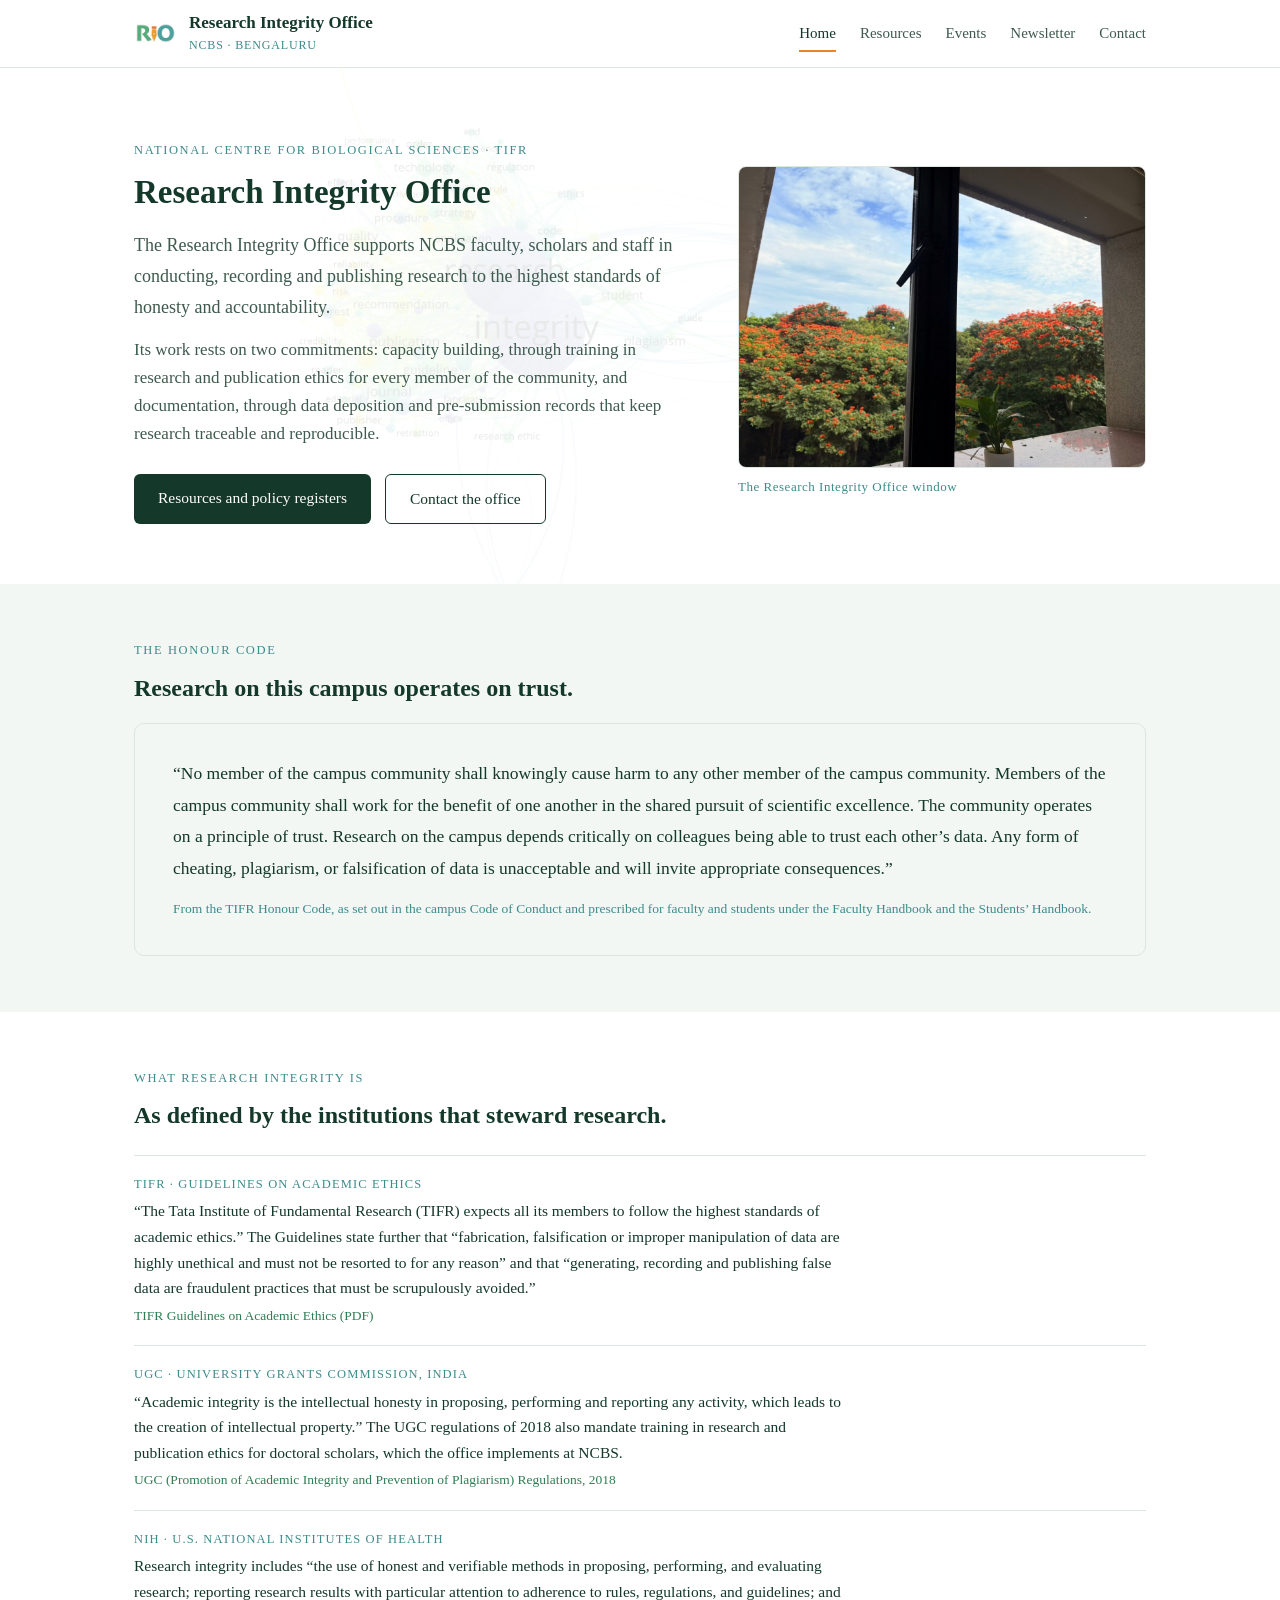
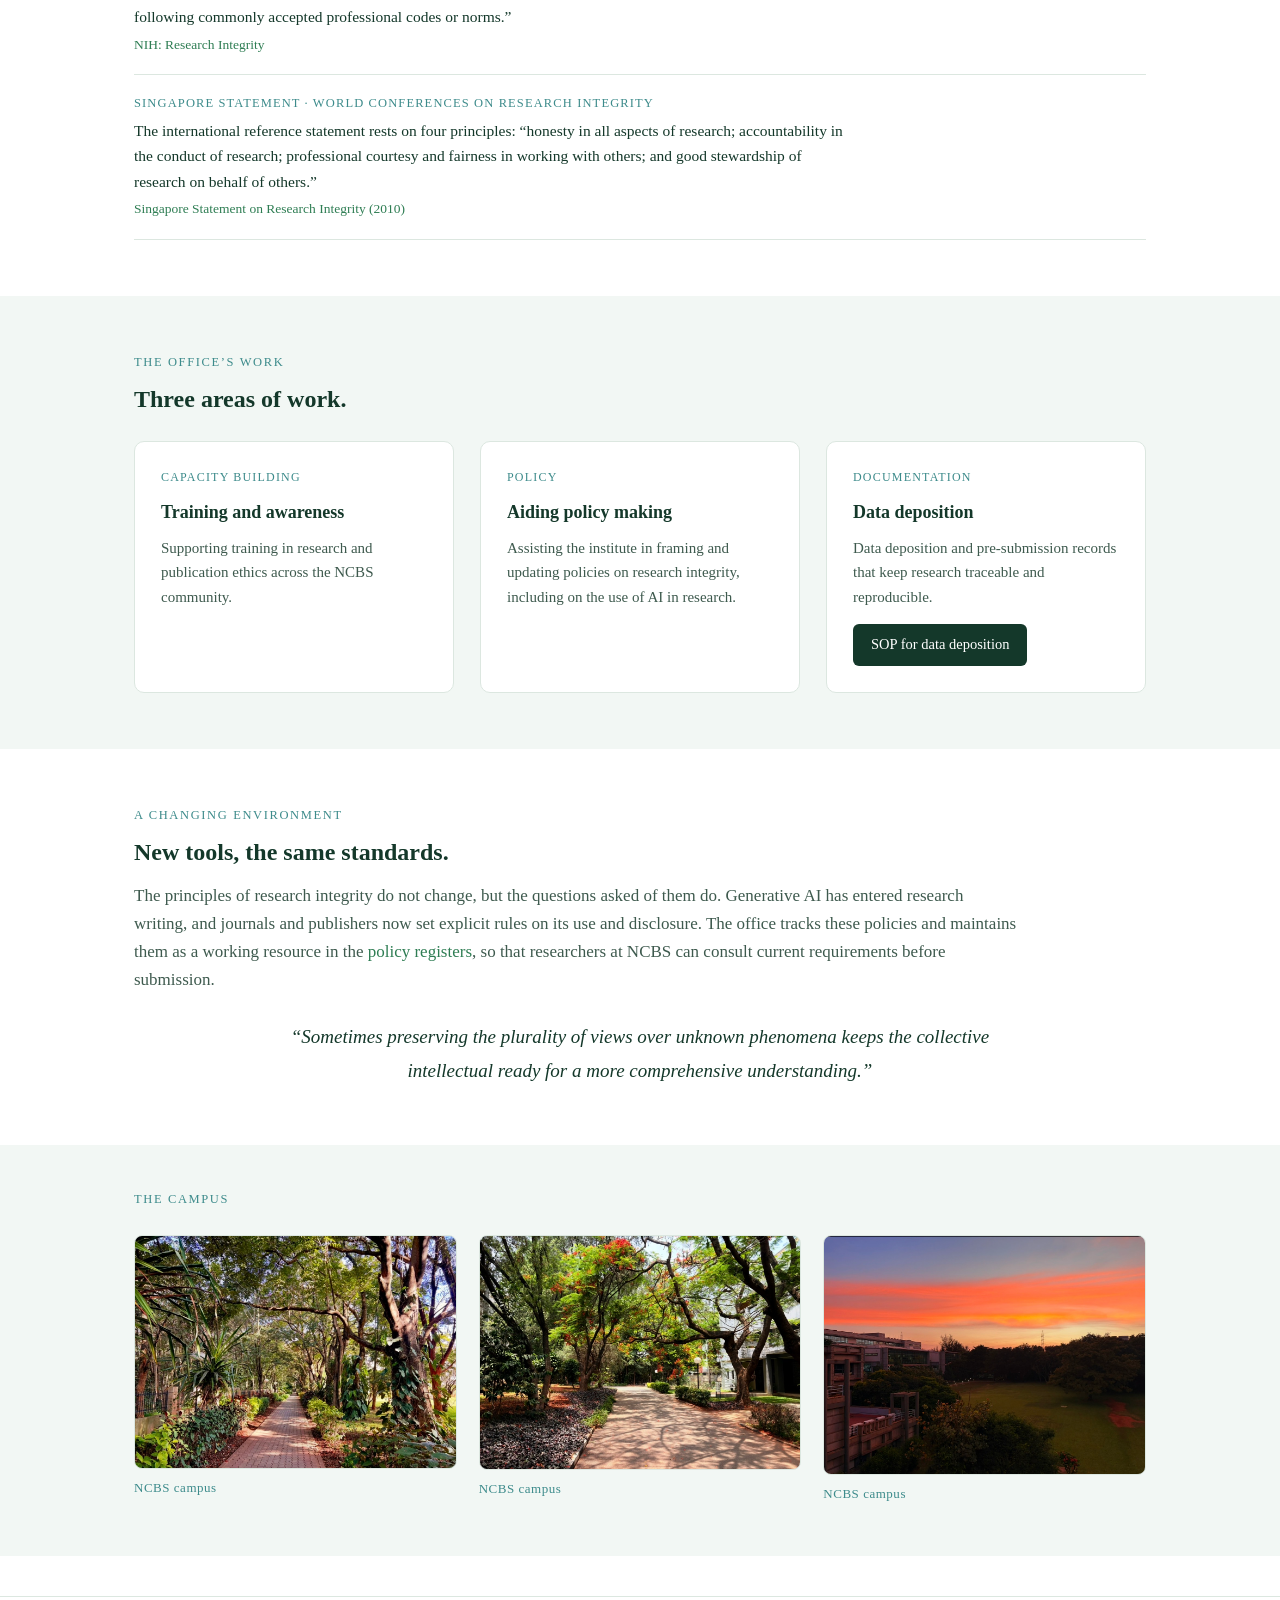
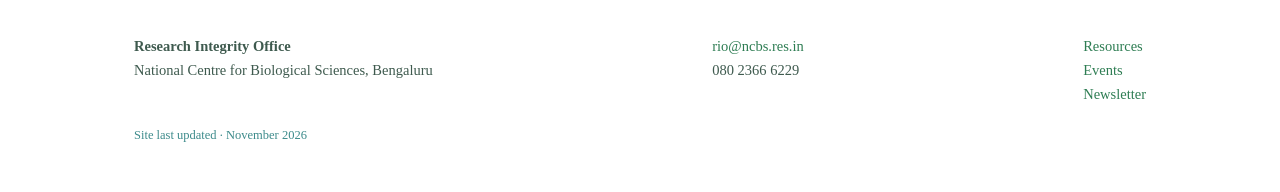
<file: index.html>
<!DOCTYPE html>
<html lang="en">
<head>
<meta charset="UTF-8">
<meta name="viewport" content="width=device-width, initial-scale=1.0">
<title>Research Integrity Office · NCBS</title>
<meta name="description" content="The Research Integrity Office at the National Centre for Biological Sciences supports the community through capacity building in research ethics and documentation practices for traceability and reproducibility.">
<link rel="stylesheet" href="styles.css">
</head>
<body>

<header class="site">
  <div class="nav">
    <a class="brand" href="index.html">
      <img src="assets/rio-logo.jpeg" alt="RIO logo">
      <span class="brand-text"><strong>Research Integrity Office</strong><span>NCBS · Bengaluru</span></span>
    </a>
    <button class="menu-toggle" aria-label="Open menu">Menu</button>
    <nav class="menu">
      <a href="index.html" class="active">Home</a>
      <a href="resources.html">Resources</a>
      <a href="events.html">Events</a>
      <a href="newsletter.html">Newsletter</a>
      <a href="contact.html">Contact</a>
    </nav>
  </div>
</header>

<main>

<!-- ================= HERO ================= -->
<section class="hero">
  <div class="wrap grid-2">
    <div>
      <p class="eyebrow">National Centre for Biological Sciences · TIFR</p>
      <h1>Research Integrity Office</h1>
      <p class="lede" style="margin-top:18px;">
        The Research Integrity Office supports NCBS faculty, scholars and staff in
        conducting, recording and publishing research to the highest standards of
        honesty and accountability.
      </p>
      <p style="margin-top:14px; color:var(--ink-soft); max-width:46em;">
        Its work rests on two commitments: capacity building, through training in research
        and publication ethics for every member of the community, and documentation,
        through data deposition and pre-submission records that keep research traceable
        and reproducible.
      </p>
      <div style="margin-top:26px; display:flex; gap:14px; flex-wrap:wrap;">
        <a class="btn" href="resources.html">Resources and policy registers</a>
        <a class="btn ghost" href="contact.html">Contact the office</a>
      </div>
    </div>
    <figure class="photo">
      <img src="assets/rio-window.jpg" alt="African tulip trees in bloom, seen from the Research Integrity Office window">
      <figcaption>The Research Integrity Office window</figcaption>
    </figure>
  </div>
</section>

<!-- ================= HONOUR CODE ================= -->
<section class="tint">
  <div class="wrap">
    <p class="eyebrow">The Honour Code</p>
    <h2>Research on this campus operates on trust.</h2>
    <div class="honour" style="margin-top:20px;">
      <p class="codeline">
        &ldquo;No member of the campus community shall knowingly cause harm to any other member
        of the campus community. Members of the campus community shall work for the benefit
        of one another in the shared pursuit of scientific excellence. The community operates
        on a principle of trust. Research on the campus depends critically on colleagues being
        able to trust each other&rsquo;s data. Any form of cheating, plagiarism, or falsification
        of data is unacceptable and will invite appropriate consequences.&rdquo;
      </p>
      <p class="src-note">
        From the TIFR Honour Code, as set out in the campus Code of Conduct and prescribed
        for faculty and students under the Faculty Handbook and the Students&rsquo; Handbook.
      </p>
    </div>
  </div>
</section>

<!-- ================= WHAT RESEARCH INTEGRITY IS ================= -->
<section>
  <div class="wrap">
    <p class="eyebrow">What research integrity is</p>
    <h2>As defined by the institutions that steward research.</h2>
    <div class="defs">
      <div class="def">
        <p class="src">TIFR · Guidelines on Academic Ethics</p>
        <p class="quote">&ldquo;The Tata Institute of Fundamental Research (TIFR) expects all its members to
        follow the highest standards of academic ethics.&rdquo; The Guidelines state further that
        &ldquo;fabrication, falsification or improper manipulation of data are highly unethical and
        must not be resorted to for any reason&rdquo; and that &ldquo;generating, recording and publishing
        false data are fraudulent practices that must be scrupulously avoided.&rdquo;</p>
        <p class="cite"><a href="https://www.tifr.res.in/docs/TIFR-Guidelines-Academic-Ethics.pdf" target="_blank" rel="noopener">TIFR Guidelines on Academic Ethics (PDF)</a></p>
      </div>
      <div class="def">
        <p class="src">UGC · University Grants Commission, India</p>
        <p class="quote">&ldquo;Academic integrity is the intellectual honesty in proposing, performing and
        reporting any activity, which leads to the creation of intellectual property.&rdquo; The UGC
        regulations of 2018 also mandate training in research and publication ethics for doctoral
        scholars, which the office implements at NCBS.</p>
        <p class="cite"><a href="https://www.ugc.gov.in/pdfnews/7771545_academic-integrity-Regulation2018.pdf" target="_blank" rel="noopener">UGC (Promotion of Academic Integrity and Prevention of Plagiarism) Regulations, 2018</a></p>
      </div>
      <div class="def">
        <p class="src">NIH · U.S. National Institutes of Health</p>
        <p class="quote">Research integrity includes &ldquo;the use of honest and verifiable methods in proposing,
        performing, and evaluating research; reporting research results with particular attention
        to adherence to rules, regulations, and guidelines; and following commonly accepted
        professional codes or norms.&rdquo;</p>
        <p class="cite"><a href="https://grants.nih.gov/policy-and-compliance/policy-topics/research-integrity" target="_blank" rel="noopener">NIH: Research Integrity</a></p>
      </div>
      <div class="def">
        <p class="src">Singapore Statement · World Conferences on Research Integrity</p>
        <p class="quote">The international reference statement rests on four principles: &ldquo;honesty in all
        aspects of research; accountability in the conduct of research; professional courtesy and
        fairness in working with others; and good stewardship of research on behalf of others.&rdquo;</p>
        <p class="cite"><a href="https://www.wcrif.org/guidance/singapore-statement" target="_blank" rel="noopener">Singapore Statement on Research Integrity (2010)</a></p>
      </div>
    </div>
  </div>
</section>

<!-- ================= WHAT THE OFFICE DOES ================= -->
<section class="tint">
  <div class="wrap">
    <p class="eyebrow">The office&rsquo;s work</p>
    <h2>Three areas of work.</h2>
    <div class="grid-3" style="margin-top:26px;">
      <div class="card">
        <p class="k">Capacity building</p>
        <h3>Training and awareness</h3>
        <p>Supporting training in research and publication ethics across the
        NCBS community.</p>
      </div>
      <div class="card">
        <p class="k">Policy</p>
        <h3>Aiding policy making</h3>
        <p>Assisting the institute in framing and updating policies on research
        integrity, including on the use of AI in research.</p>
      </div>
      <div class="card">
        <p class="k">Documentation</p>
        <h3>Data deposition</h3>
        <p>Data deposition and pre-submission records that keep research traceable
        and reproducible.</p>
        <p style="margin-top:14px;">
          <a class="btn" style="padding:9px 18px; font-size:14.5px;" href="https://intranet.ncbs.res.in/services/rio/sop" target="_blank" rel="noopener">SOP for data deposition</a>
        </p>
      </div>
    </div>
  </div>
</section>

<!-- ================= A CHANGING ENVIRONMENT ================= -->
<section>
  <div class="wrap">
    <p class="eyebrow">A changing environment</p>
    <h2>New tools, the same standards.</h2>
    <p style="color:var(--ink-soft); max-width:52em;">
      The principles of research integrity do not change, but the questions asked of them do.
      Generative AI has entered research writing, and journals and publishers now set explicit
      rules on its use and disclosure. The office tracks these policies and maintains them as a
      working resource in the <a href="resources.html">policy registers</a>, so that researchers
      at NCBS can consult current requirements before submission.
    </p>
    <blockquote class="centrepiece">
      &ldquo;Sometimes preserving the plurality of views over unknown phenomena keeps the
      collective intellectual ready for a more comprehensive understanding.&rdquo;
    </blockquote>
  </div>
</section>

<!-- ================= CAMPUS ================= -->
<section class="tint" style="padding-top:44px; padding-bottom:52px;">
  <div class="wrap">
    <p class="eyebrow">The campus</p>
    <div class="photo-band">
      <figure class="photo">
        <img src="assets/campus-path.jpg" alt="A tree-lined avenue on the NCBS campus with gulmohar in bloom">
        <figcaption>NCBS campus</figcaption>
      </figure>
      <figure class="photo">
        <img src="assets/campus-walk.jpg" alt="A brick walkway under trees on the NCBS campus">
        <figcaption>NCBS campus</figcaption>
      </figure>
      <figure class="photo">
        <img src="assets/campus-sunset.jpg" alt="Sunset over the NCBS campus lawns">
        <figcaption>NCBS campus</figcaption>
      </figure>
    </div>
  </div>
</section>

</main>

<footer class="site">
  <div class="wrap">
    <div class="cols">
      <div>
        <strong>Research Integrity Office</strong><br>
        National Centre for Biological Sciences, Bengaluru
      </div>
      <div>
        <a href="mailto:rio@ncbs.res.in">rio@ncbs.res.in</a><br>
        080&nbsp;2366&nbsp;6229
      </div>
      <div>
        <a href="resources.html">Resources</a><br>
        <a href="events.html">Events</a><br>
        <a href="newsletter.html">Newsletter</a>
      </div>
    </div>
    <p class="stamp">Site last updated · November 2026</p>
  </div>
</footer>

<script src="register.js"></script>
</body>
</html>
</file>
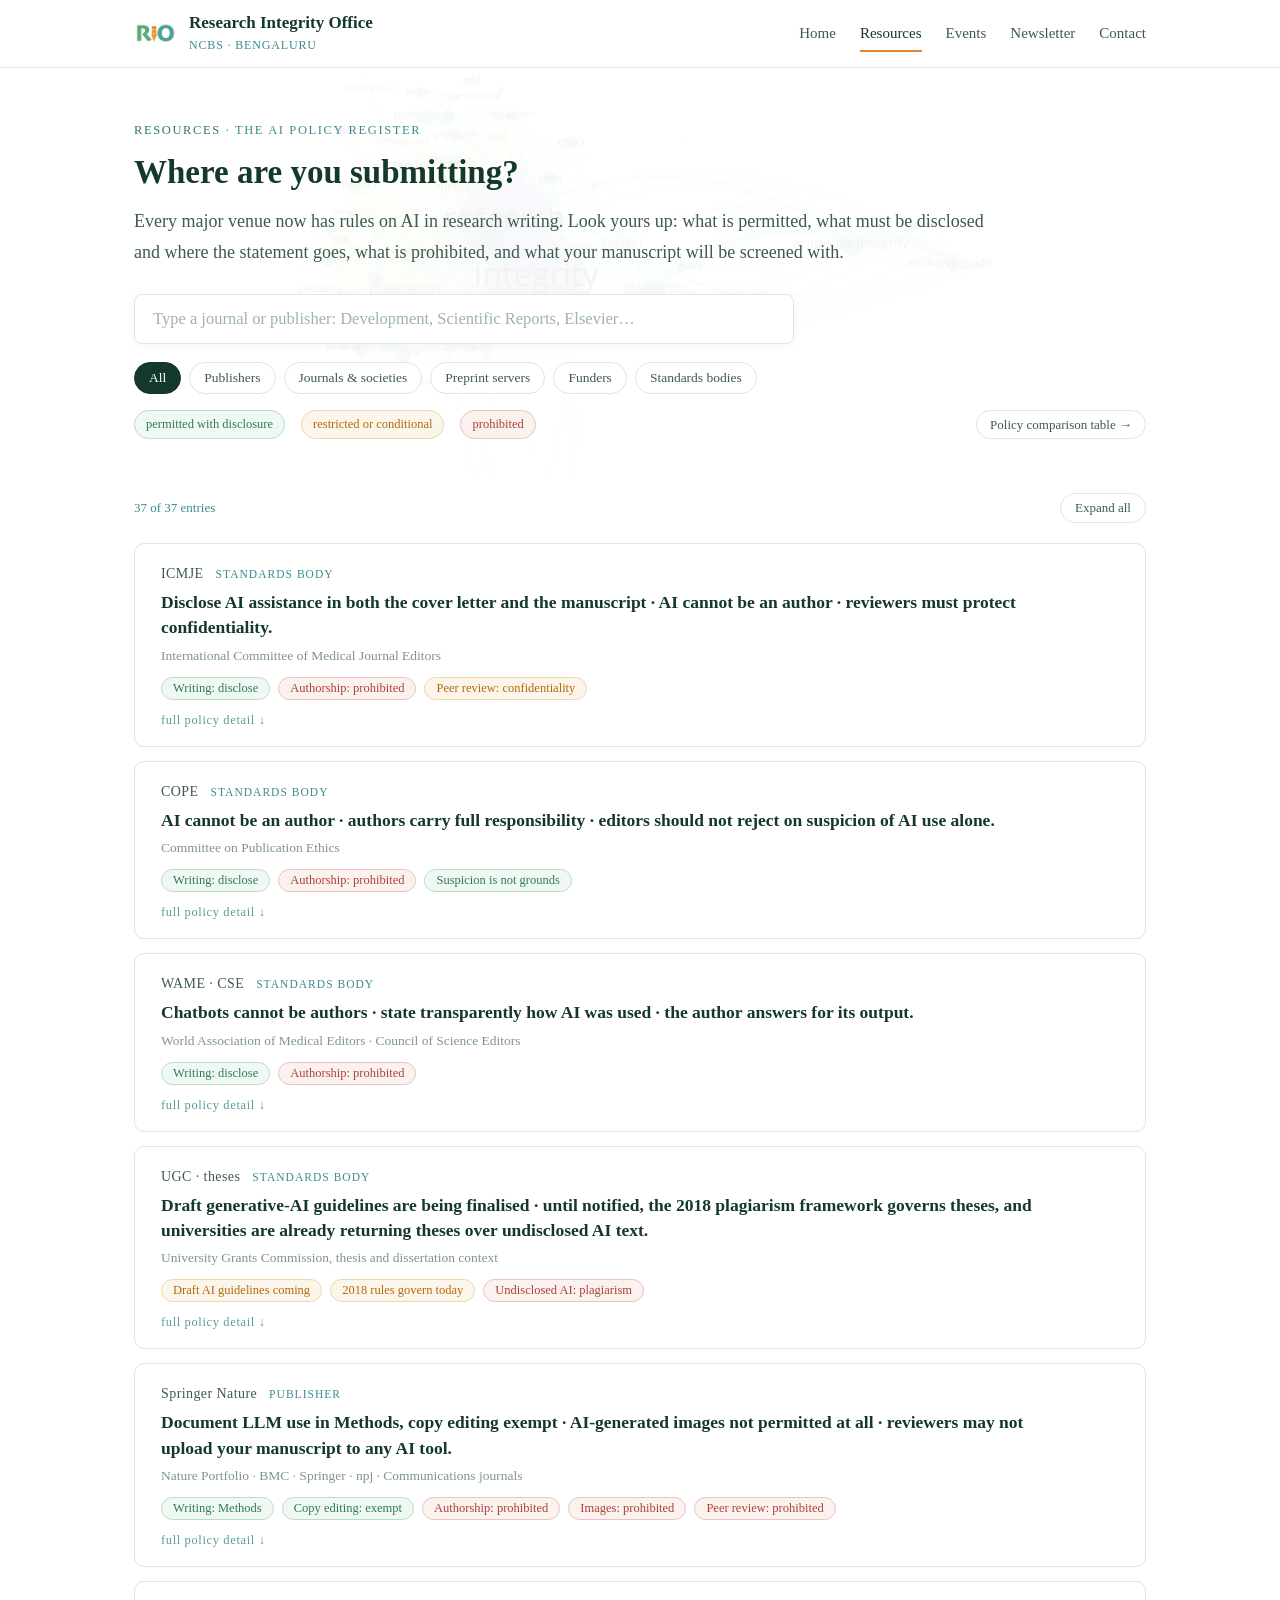
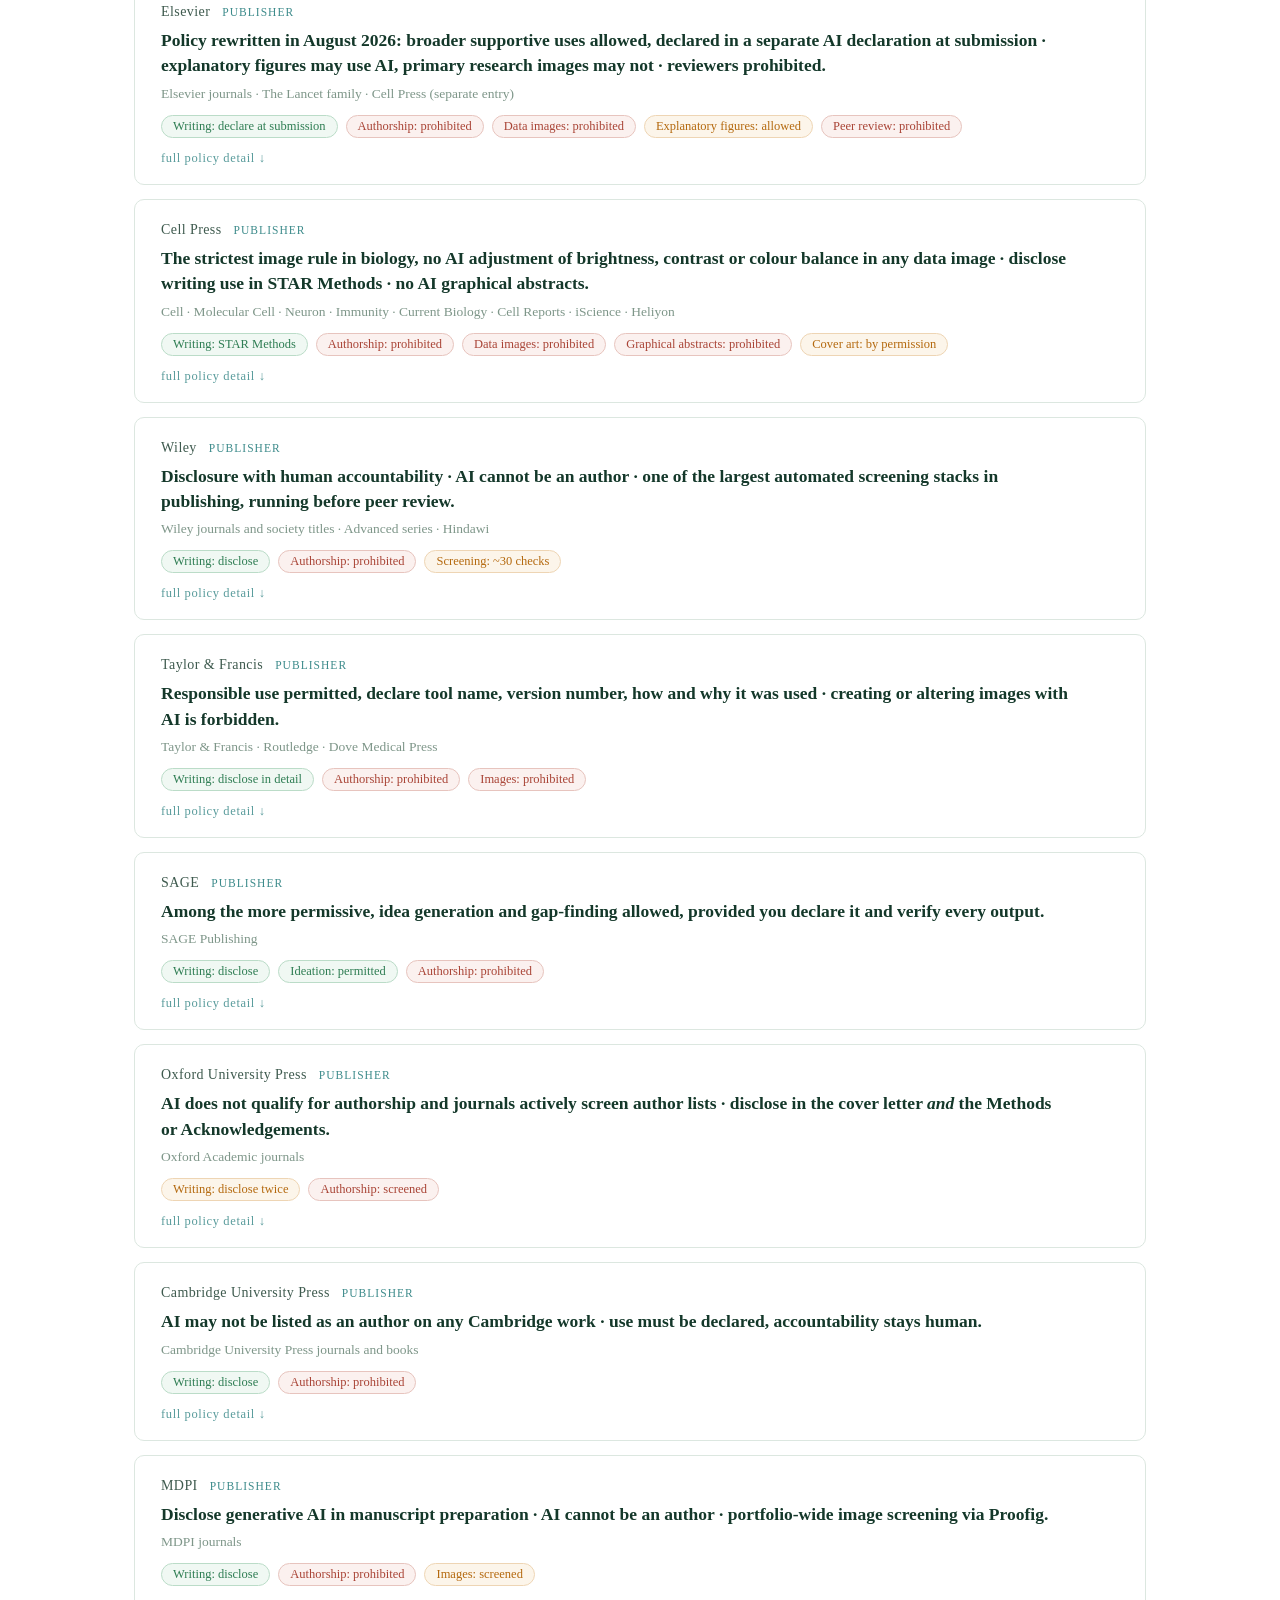
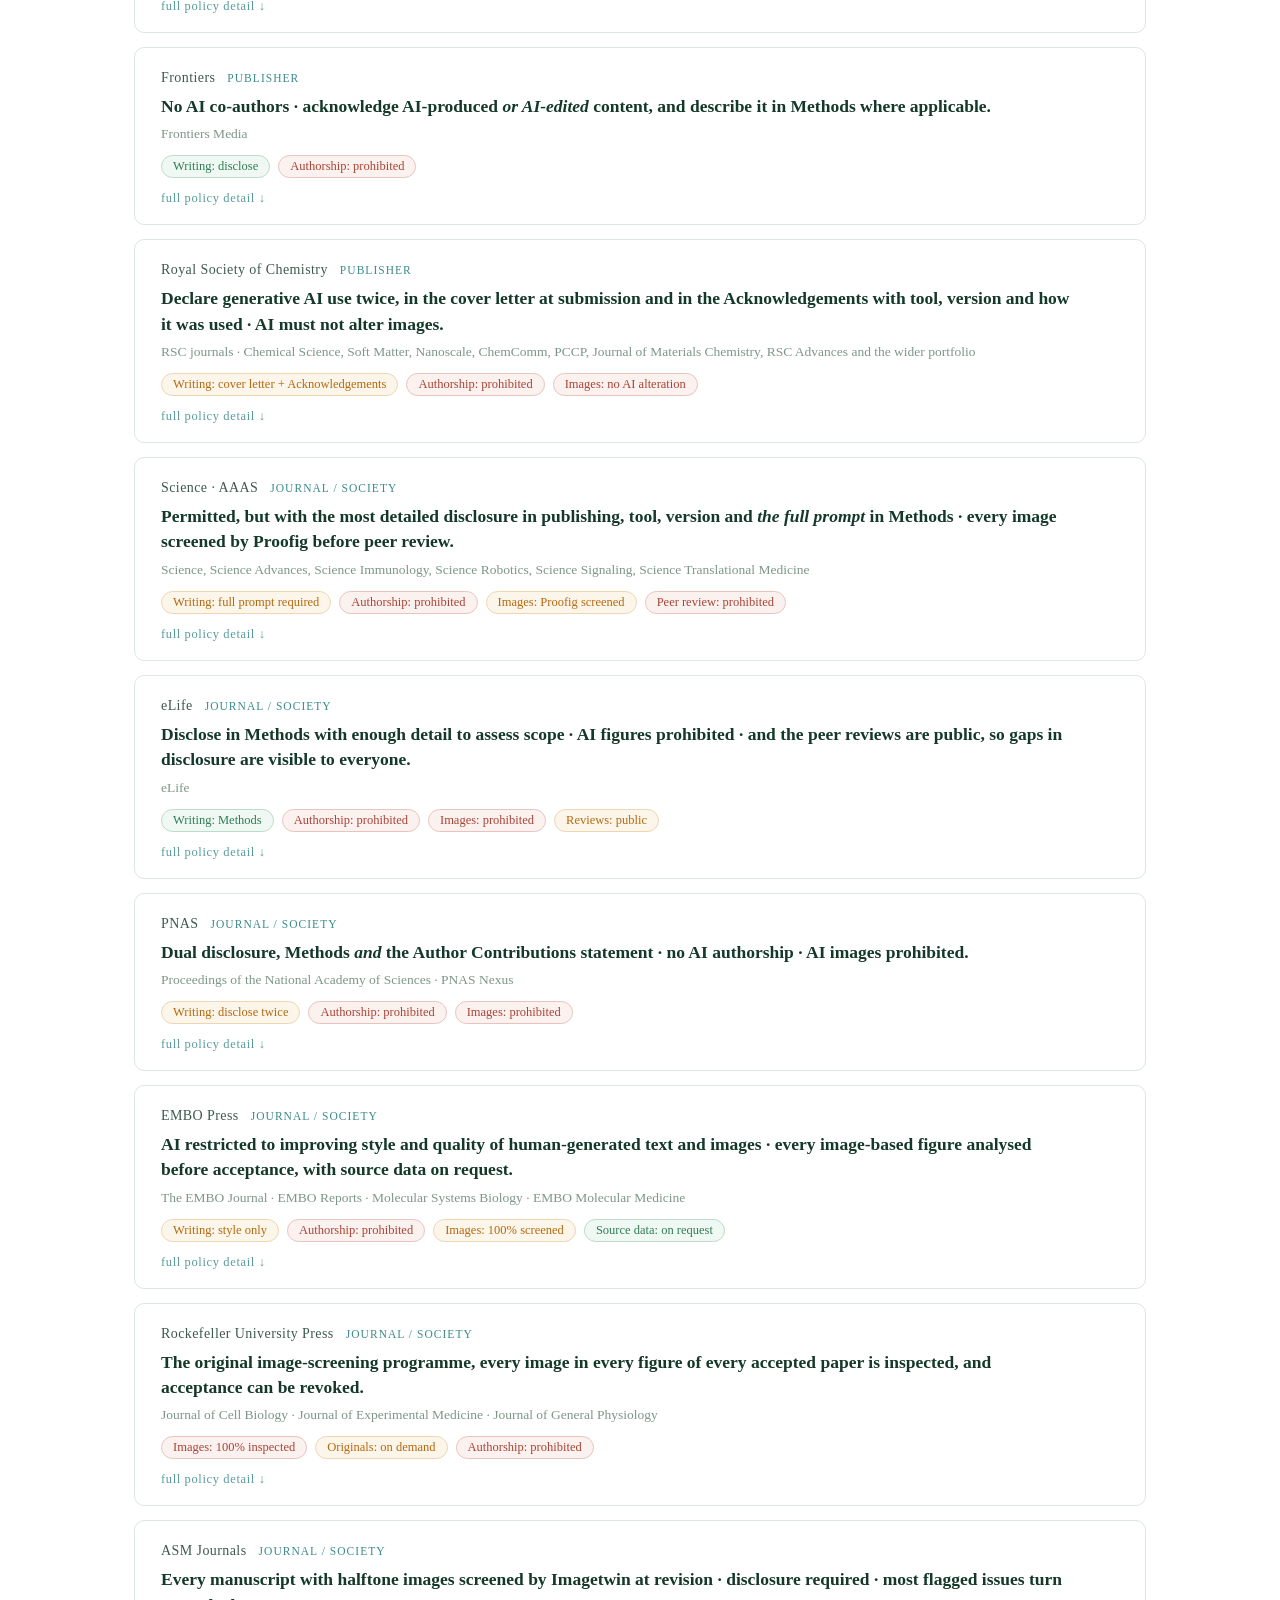
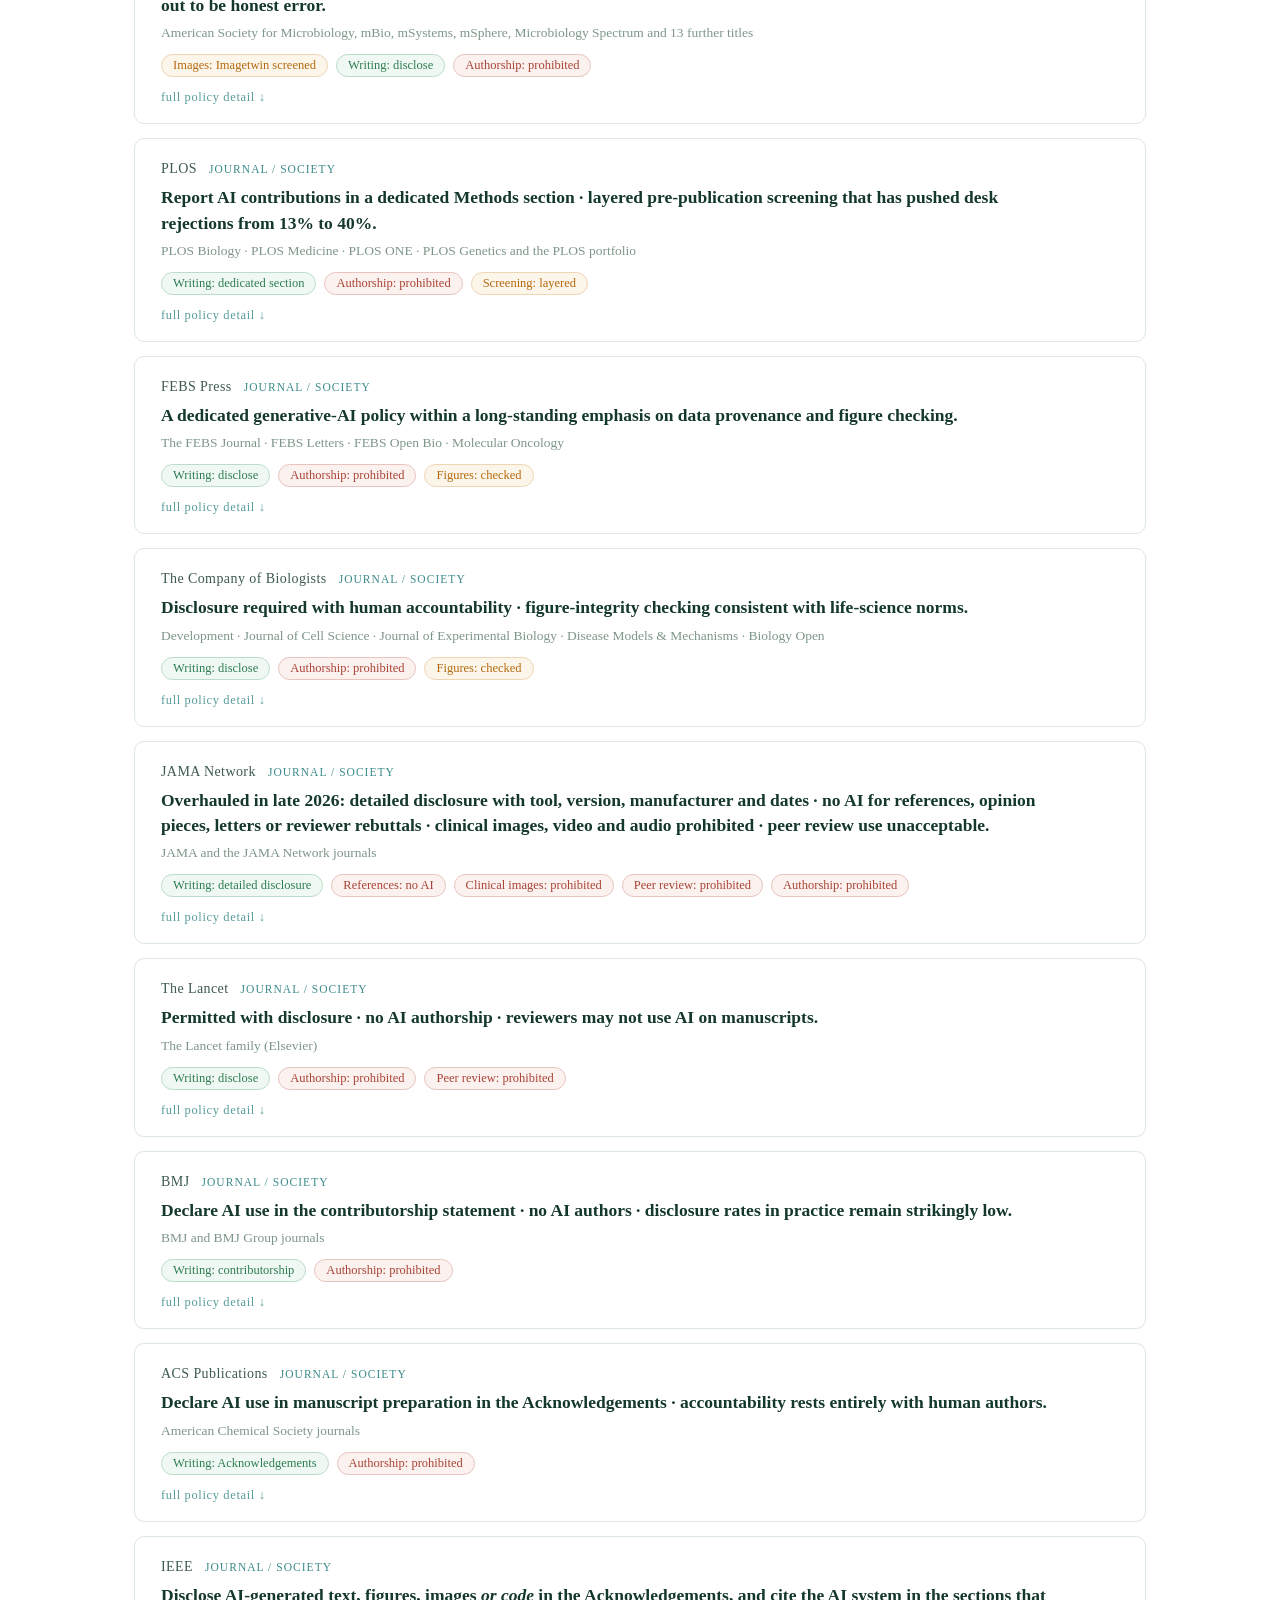
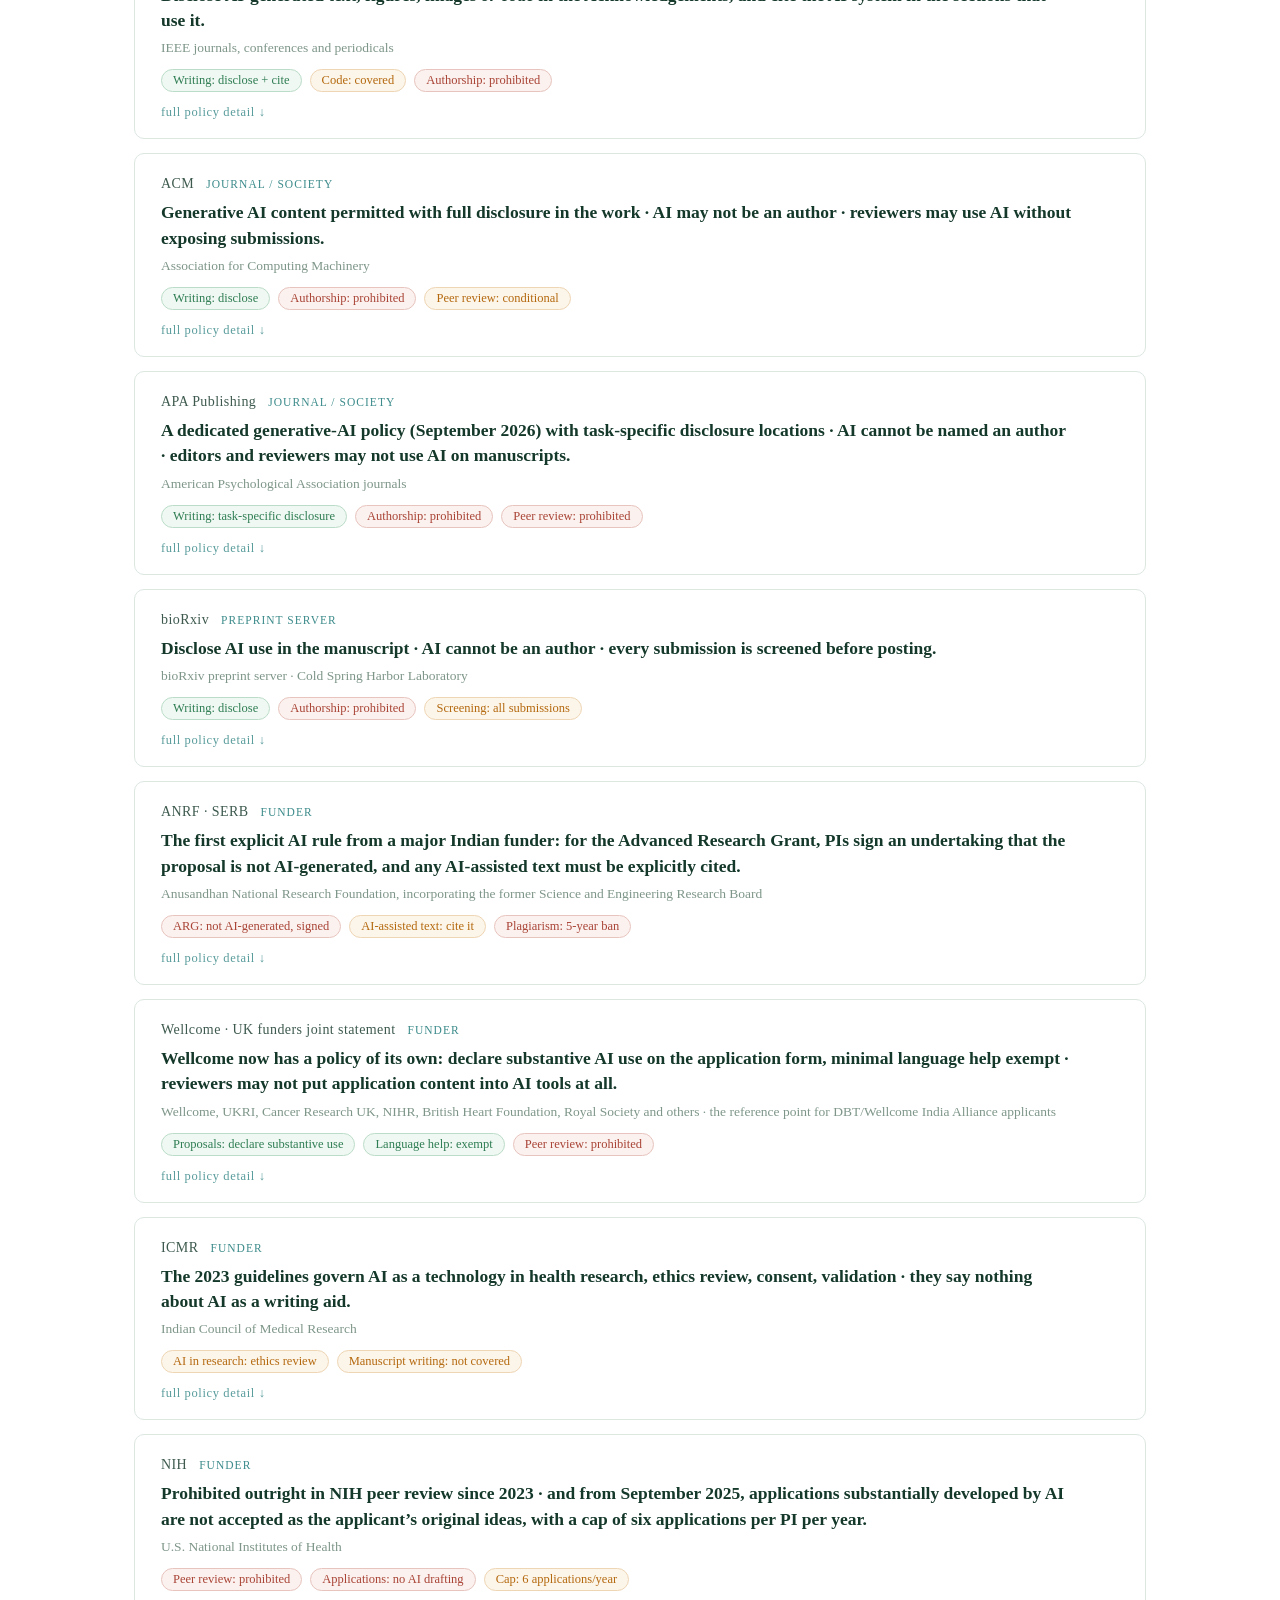
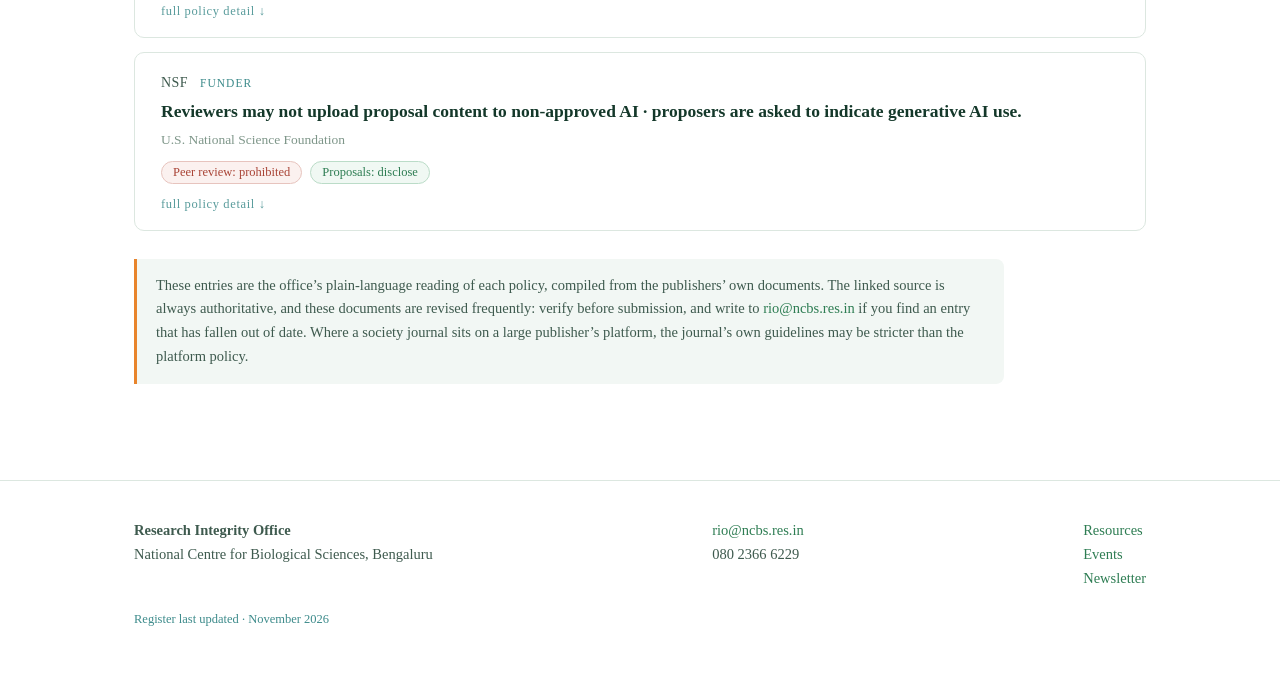
<file: ai-register.html>
<!DOCTYPE html>
<html lang="en">
<head>
<meta charset="UTF-8">
<meta name="viewport" content="width=device-width, initial-scale=1.0">
<title>AI Policy Register · Research Integrity Office · NCBS</title>
<meta name="description" content="Look up any journal's or publisher's policy on AI in research writing, figures and peer review: a register maintained and verified by the Research Integrity Office at NCBS.">
<link rel="stylesheet" href="styles.css">
</head>
<body>

<header class="site">
  <div class="nav">
    <a class="brand" href="index.html">
      <img src="assets/rio-logo.jpeg" alt="RIO logo">
      <span class="brand-text"><strong>Research Integrity Office</strong><span>NCBS · Bengaluru</span></span>
    </a>
    <button class="menu-toggle" aria-label="Open menu">Menu</button>
    <nav class="menu">
      <a href="index.html">Home</a>
      <a href="resources.html" class="active">Resources</a>
      <a href="events.html">Events</a>
      <a href="newsletter.html">Newsletter</a>
      <a href="contact.html">Contact</a>
    </nav>
  </div>
</header>

<main>

<section class="hero inner" style="padding-bottom:36px;">
  <div class="wrap">
    <p class="eyebrow"><a href="resources.html">Resources</a> · The AI policy register</p>
    <h1>Where are you submitting?</h1>
    <p class="lede" style="margin-top:14px;">
      Every major venue now has rules on AI in research writing. Look yours up: what is
      permitted, what must be disclosed and where the statement goes, what is prohibited,
      and what your manuscript will be screened with.
    </p>
    <div class="reg-search">
      <input id="register-search" type="search"
        placeholder="Type a journal or publisher: Development, Scientific Reports, Elsevier…"
        aria-label="Search journals and publishers" autocomplete="off">
      <div id="register-suggest" class="sugg" hidden></div>
    </div>
    <div class="filters" role="group" aria-label="Filter by category">
      <button class="filter-btn on" data-cat="all">All</button>
      <button class="filter-btn" data-cat="publisher">Publishers</button>
      <button class="filter-btn" data-cat="journal">Journals &amp; societies</button>
      <button class="filter-btn" data-cat="preprint">Preprint servers</button>
      <button class="filter-btn" data-cat="funder">Funders</button>
      <button class="filter-btn" data-cat="standards">Standards bodies</button>
    </div>
    <div class="legend" aria-hidden="true">
      <span class="chip ok">permitted with disclosure</span>
      <span class="chip warn">restricted or conditional</span>
      <span class="chip stop">prohibited</span>
      <a class="jump" href="comparison.html">Policy comparison table &rarr;</a>
    </div>
  </div>
</section>

<section style="padding-top:8px;">
  <div class="wrap">
    <div class="register-meta">
      <span id="register-count"></span>
      <button id="expand-all">Expand all</button>
    </div>

    <div id="register-list"></div>

    <div class="disclaimer" style="margin-top:28px;">
      These entries are the office&rsquo;s plain-language reading of each policy, compiled from
      the publishers&rsquo; own documents. The linked source is always authoritative, and these
      documents are revised frequently: verify before submission, and write to
      <a href="mailto:rio@ncbs.res.in">rio@ncbs.res.in</a> if you find an entry that has
      fallen out of date. Where a society journal sits on a large publisher&rsquo;s platform,
      the journal&rsquo;s own guidelines may be stricter than the platform policy.
    </div>
  </div>
</section>

</main>

<footer class="site">
  <div class="wrap">
    <div class="cols">
      <div>
        <strong>Research Integrity Office</strong><br>
        National Centre for Biological Sciences, Bengaluru
      </div>
      <div>
        <a href="mailto:rio@ncbs.res.in">rio@ncbs.res.in</a><br>
        080&nbsp;2366&nbsp;6229
      </div>
      <div>
        <a href="resources.html">Resources</a><br>
        <a href="events.html">Events</a><br>
        <a href="newsletter.html">Newsletter</a>
      </div>
    </div>
    <p class="stamp">Register last updated · November 2026</p>
  </div>
</footer>

<script src="register-data.js"></script>
<script src="register.js"></script>
</body>
</html>
</file>
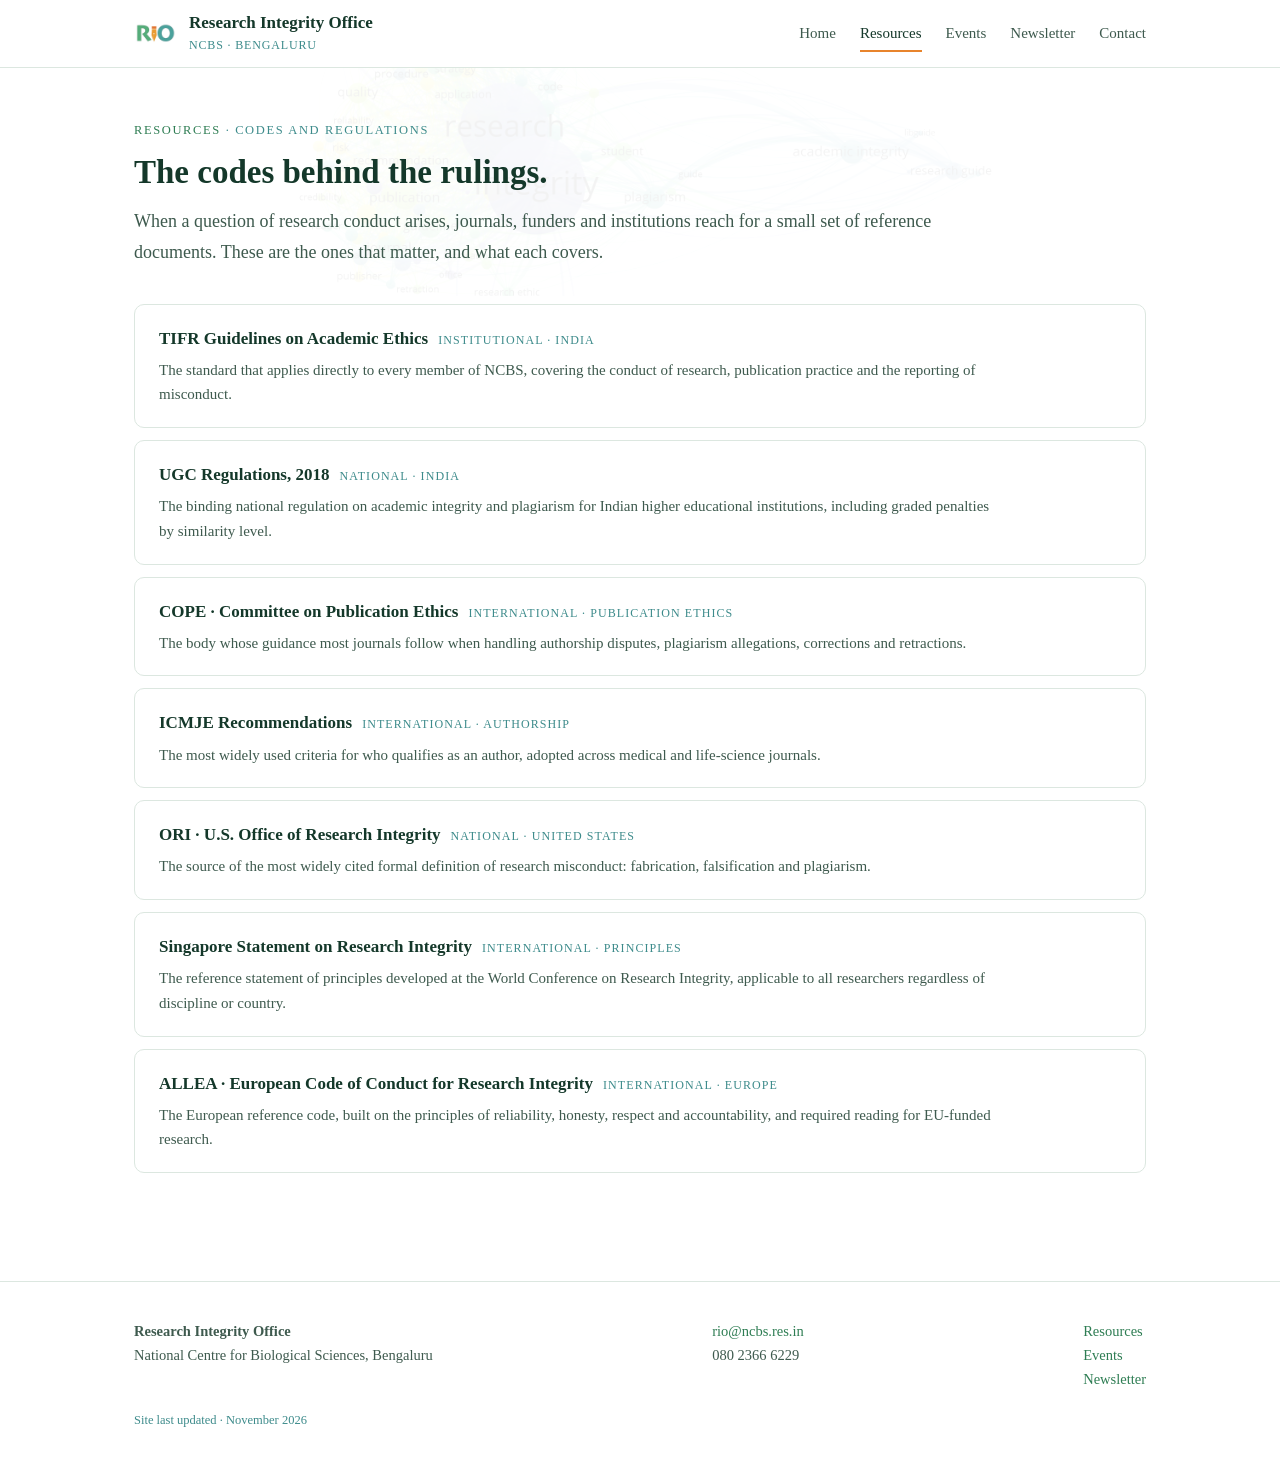
<file: codes.html>
<!DOCTYPE html>
<html lang="en">
<head>
<meta charset="UTF-8">
<meta name="viewport" content="width=device-width, initial-scale=1.0">
<title>Codes and Regulations · Research Integrity Office · NCBS</title>
<meta name="description" content="The reference documents that govern research conduct: TIFR's guidelines, the UGC regulations, COPE, ICMJE, ORI, the Singapore Statement and the European code.">
<link rel="stylesheet" href="styles.css">
</head>
<body>

<header class="site">
  <div class="nav">
    <a class="brand" href="index.html">
      <img src="assets/rio-logo.jpeg" alt="RIO logo">
      <span class="brand-text"><strong>Research Integrity Office</strong><span>NCBS · Bengaluru</span></span>
    </a>
    <button class="menu-toggle" aria-label="Open menu">Menu</button>
    <nav class="menu">
      <a href="index.html">Home</a>
      <a href="resources.html" class="active">Resources</a>
      <a href="events.html">Events</a>
      <a href="newsletter.html">Newsletter</a>
      <a href="contact.html">Contact</a>
    </nav>
  </div>
</header>

<main>

<section class="hero inner" style="padding-bottom:28px;">
  <div class="wrap">
    <p class="eyebrow"><a href="resources.html">Resources</a> · Codes and regulations</p>
    <h1>The codes behind the rulings.</h1>
    <p class="lede" style="margin-top:14px;">
      When a question of research conduct arises, journals, funders and institutions reach for
      a small set of reference documents. These are the ones that matter, and what each covers.
    </p>
  </div>
</section>

<section style="padding-top:8px;">
  <div class="wrap">
    <div class="ri-register">

      <details>
        <summary>
          <span class="org">TIFR Guidelines on Academic Ethics</span><span class="scope">Institutional · India</span>
          <p class="line">The standard that applies directly to every member of NCBS, covering the conduct of research, publication practice and the reporting of misconduct.</p>
        </summary>
        <div class="body">
          <p><strong>What it covers.</strong> The Guidelines address the conduct of research, training,
          publications, confidentiality, science management, conflict of interest, and the mechanism
          for reporting and addressing complaints of misconduct.</p>
          <p><strong>Key provisions.</strong> Fabrication, falsification or improper manipulation of data
          are stated to be highly unethical and impermissible for any reason. All listed authors of a
          publication should have contributed significantly to it; guest authorship is inappropriate,
          and no one may be included as an author without their clear consent. Plagiarism, including
          self-plagiarism, always amounts to ethical misconduct and requires redressal.</p>
          <p class="src"><a href="https://www.tifr.res.in/docs/TIFR-Guidelines-Academic-Ethics.pdf" target="_blank" rel="noopener">Source: TIFR Guidelines on Academic Ethics (PDF)</a> ·
          <a href="https://www.tifr.res.in/academics/academic_procedures.php?t=cat11" target="_blank" rel="noopener">TIFR academic procedures, including the policy on AI in academic work</a></p>
        </div>
      </details>

      <details>
        <summary>
          <span class="org">UGC Regulations, 2018</span><span class="scope">National · India</span>
          <p class="line">The binding national regulation on academic integrity and plagiarism for Indian higher educational institutions, including graded penalties by similarity level.</p>
        </summary>
        <div class="body">
          <p><strong>What it covers.</strong> The UGC (Promotion of Academic Integrity and Prevention of
          Plagiarism in Higher Educational Institutions) Regulations, 2018 define academic integrity as
          &ldquo;the intellectual honesty in proposing, performing and reporting any activity, which leads
          to the creation of intellectual property,&rdquo; and require institutions to detect and act on
          plagiarism in theses, dissertations and publications.</p>
          <p><strong>Key provisions.</strong> Similarity in the core work is graded into four levels:
          up to 10 percent (minor, excluded from penalty), 10 to 40 percent, 40 to 60 percent, and above
          60 percent, with escalating penalties for students and faculty at each level. Institutions must
          use plagiarism-detection tools, constitute Academic Misconduct Panels, and provide awareness
          programmes. The UGC separately mandates coursework in research and publication ethics for
          doctoral scholars.</p>
          <p class="src"><a href="https://www.ugc.gov.in/pdfnews/7771545_academic-integrity-Regulation2018.pdf" target="_blank" rel="noopener">Source: UGC Regulations, 2018 (PDF)</a></p>
        </div>
      </details>

      <details>
        <summary>
          <span class="org">COPE · Committee on Publication Ethics</span><span class="scope">International · Publication ethics</span>
          <p class="line">The body whose guidance most journals follow when handling authorship disputes, plagiarism allegations, corrections and retractions.</p>
        </summary>
        <div class="body">
          <p><strong>What it is.</strong> COPE is a membership organisation of journals and publishers,
          including nearly every major publisher, that sets standards for how publication-ethics cases
          should be handled. When a journal investigates a concern about a published paper, it almost
          always follows COPE procedures.</p>
          <p><strong>Key materials.</strong> The Core Practices define what journals must have in place:
          policies on authorship and contributorship, complaints and appeals, conflicts of interest,
          data and reproducibility, ethical oversight, intellectual property, post-publication
          discussion, and misconduct allegations. COPE flowcharts give editors step-by-step procedures
          for suspected plagiarism, fabricated data, authorship changes and duplicate publication, and
          the Retraction Guidelines set out when a paper should be retracted, corrected or flagged with
          an expression of concern.</p>
          <p><strong>Why it matters at NCBS.</strong> If a question is ever raised about a paper you
          authored, the journal&rsquo;s process will very likely be a COPE process. Understanding the
          framework in advance removes much of the uncertainty.</p>
          <p class="src"><a href="https://publicationethics.org/core-practices" target="_blank" rel="noopener">Source: COPE Core Practices</a></p>
        </div>
      </details>

      <details>
        <summary>
          <span class="org">ICMJE Recommendations</span><span class="scope">International · Authorship</span>
          <p class="line">The most widely used criteria for who qualifies as an author, adopted across medical and life-science journals.</p>
        </summary>
        <div class="body">
          <p><strong>What it covers.</strong> The International Committee of Medical Journal Editors
          recommends four criteria, all of which must be met for authorship: substantial contributions
          to the conception or design of the work, or the acquisition, analysis or interpretation of
          data; drafting the work or reviewing it critically for important intellectual content; final
          approval of the version to be published; and agreement to be accountable for all aspects of
          the work. Contributors who do not meet all four criteria should be acknowledged rather than
          listed as authors.</p>
          <p><strong>Why it matters at NCBS.</strong> The pre-submission checklist records authorship
          and contributions explicitly, and ICMJE-style criteria are the reference point most journals
          apply if a dispute arises.</p>
          <p class="src"><a href="https://www.icmje.org/recommendations/" target="_blank" rel="noopener">Source: ICMJE Recommendations</a></p>
        </div>
      </details>

      <details>
        <summary>
          <span class="org">ORI · U.S. Office of Research Integrity</span><span class="scope">National · United States</span>
          <p class="line">The source of the most widely cited formal definition of research misconduct: fabrication, falsification and plagiarism.</p>
        </summary>
        <div class="body">
          <p><strong>What it covers.</strong> The U.S. federal definition, administered by ORI under
          42 CFR Part 93, defines research misconduct as &ldquo;fabrication, falsification, or plagiarism
          in proposing, performing, or reviewing research, or in reporting research results.&rdquo; A
          finding of misconduct requires a significant departure from accepted practices, committed
          intentionally, knowingly or recklessly, and proven by a preponderance of the evidence. Honest
          error and differences of opinion are explicitly excluded.</p>
          <p><strong>Why it matters at NCBS.</strong> The fabrication, falsification and plagiarism
          framework is the common vocabulary of research-integrity practice worldwide, and ORI&rsquo;s
          educational materials and case summaries are a standard teaching resource in research
          ethics training.</p>
          <p class="src"><a href="https://ori.hhs.gov/definition-research-misconduct" target="_blank" rel="noopener">Source: ORI, Definition of Research Misconduct</a></p>
        </div>
      </details>

      <details>
        <summary>
          <span class="org">Singapore Statement on Research Integrity</span><span class="scope">International · Principles</span>
          <p class="line">The reference statement of principles developed at the World Conference on Research Integrity, applicable to all researchers regardless of discipline or country.</p>
        </summary>
        <div class="body">
          <p><strong>What it covers.</strong> Developed at the Second World Conference on Research
          Integrity in 2010, the Statement rests on four principles: honesty in all aspects of research;
          accountability in the conduct of research; professional courtesy and fairness in working with
          others; and good stewardship of research on behalf of others. It elaborates these into
          fourteen responsibilities covering data practices, record keeping, authorship, peer review,
          conflicts of interest, reporting misconduct and societal obligations.</p>
          <p class="src"><a href="https://www.wcrif.org/guidance/singapore-statement" target="_blank" rel="noopener">Source: Singapore Statement on Research Integrity</a></p>
        </div>
      </details>

      <details>
        <summary>
          <span class="org">ALLEA · European Code of Conduct for Research Integrity</span><span class="scope">International · Europe</span>
          <p class="line">The European reference code, built on the principles of reliability, honesty, respect and accountability, and required reading for EU-funded research.</p>
        </summary>
        <div class="body">
          <p><strong>What it covers.</strong> The code of All European Academies articulates four
          principles: reliability in ensuring the quality of research; honesty in developing,
          undertaking, reviewing, reporting and communicating research; respect for colleagues,
          participants, subjects, society, ecosystems, cultural heritage and the environment; and
          accountability for the research from idea to publication. The 2023 revision addresses
          data practices, publication norms and the responsible use of AI tools in research.</p>
          <p><strong>Why it matters at NCBS.</strong> International collaborations and European funders
          commonly require adherence to this code, and its treatment of questionable research practices,
          beyond outright misconduct, is among the most carefully articulated available.</p>
          <p class="src"><a href="https://allea.org/code-of-conduct/" target="_blank" rel="noopener">Source: ALLEA European Code of Conduct for Research Integrity</a></p>
        </div>
      </details>

    </div>
  </div>
</section>

</main>

<footer class="site">
  <div class="wrap">
    <div class="cols">
      <div>
        <strong>Research Integrity Office</strong><br>
        National Centre for Biological Sciences, Bengaluru
      </div>
      <div>
        <a href="mailto:rio@ncbs.res.in">rio@ncbs.res.in</a><br>
        080&nbsp;2366&nbsp;6229
      </div>
      <div>
        <a href="resources.html">Resources</a><br>
        <a href="events.html">Events</a><br>
        <a href="newsletter.html">Newsletter</a>
      </div>
    </div>
    <p class="stamp">Site last updated · November 2026</p>
  </div>
</footer>

<script src="register.js"></script>
</body>
</html>
</file>
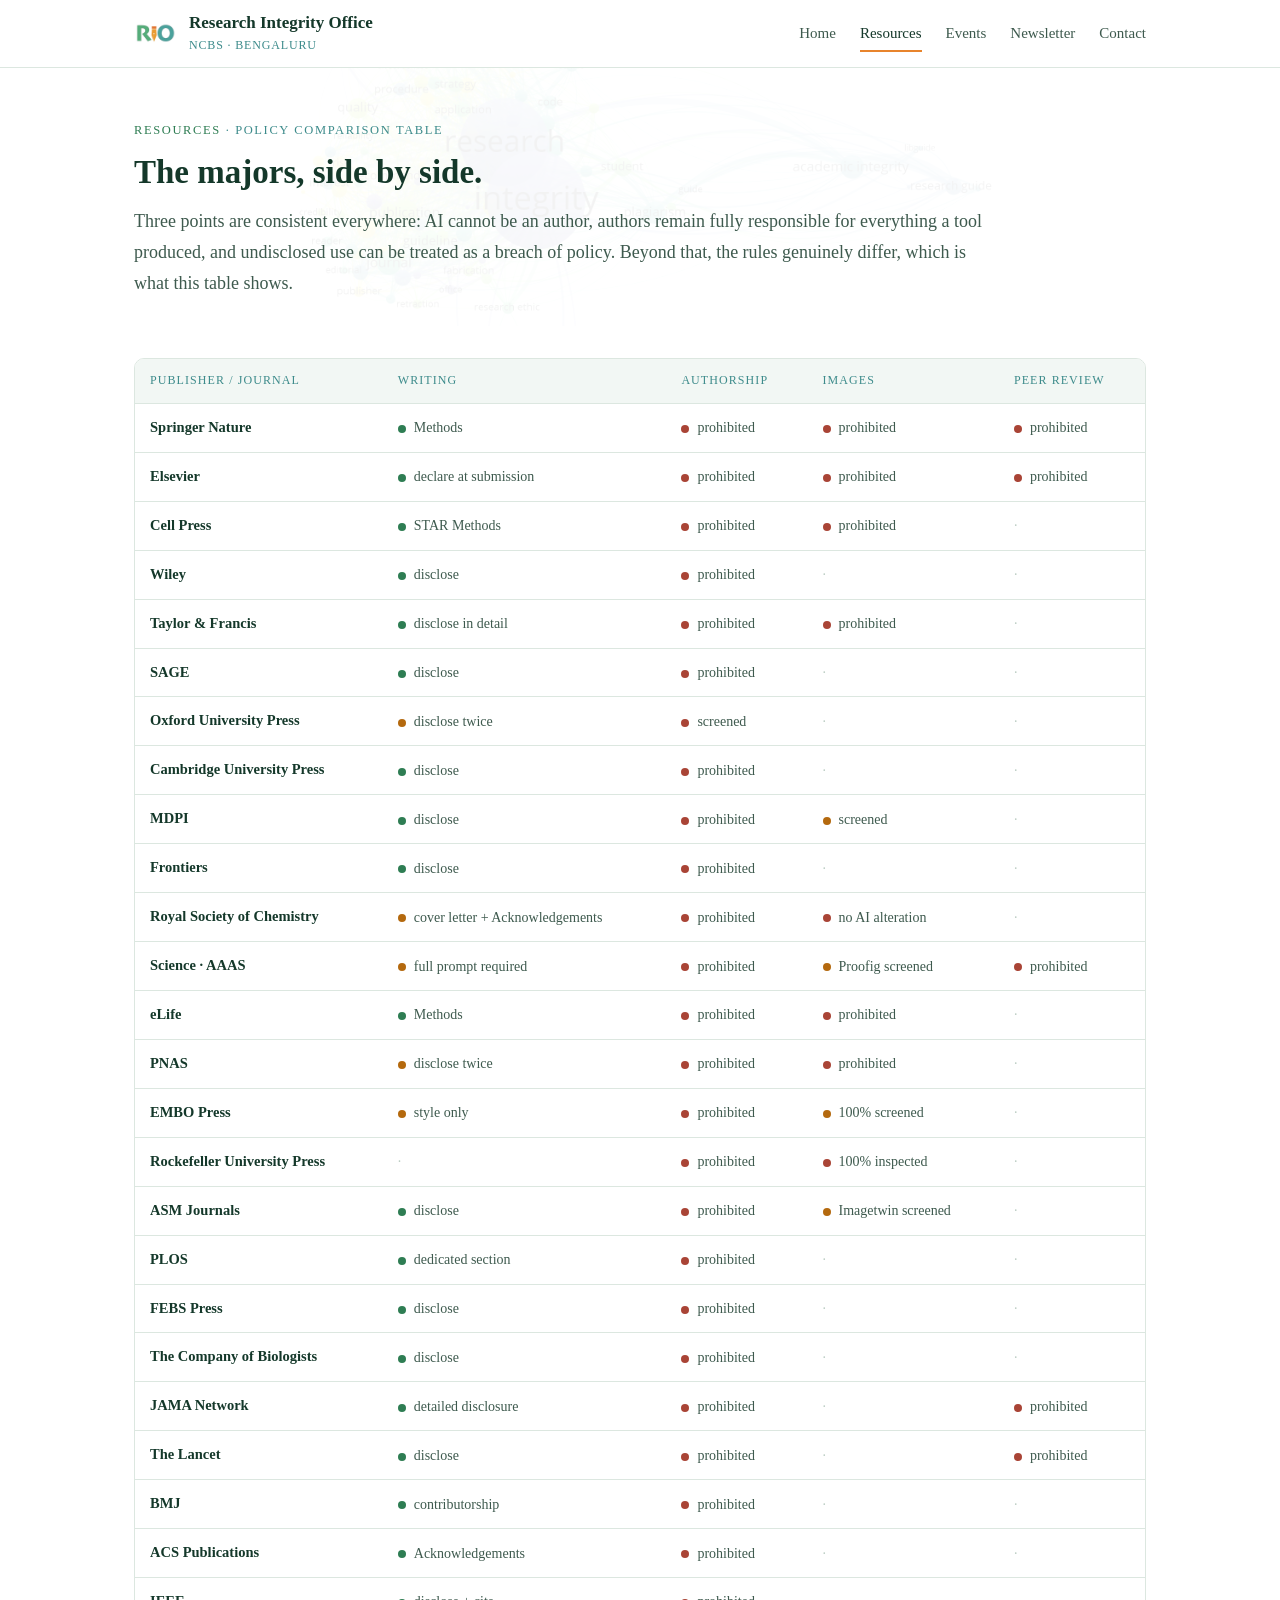
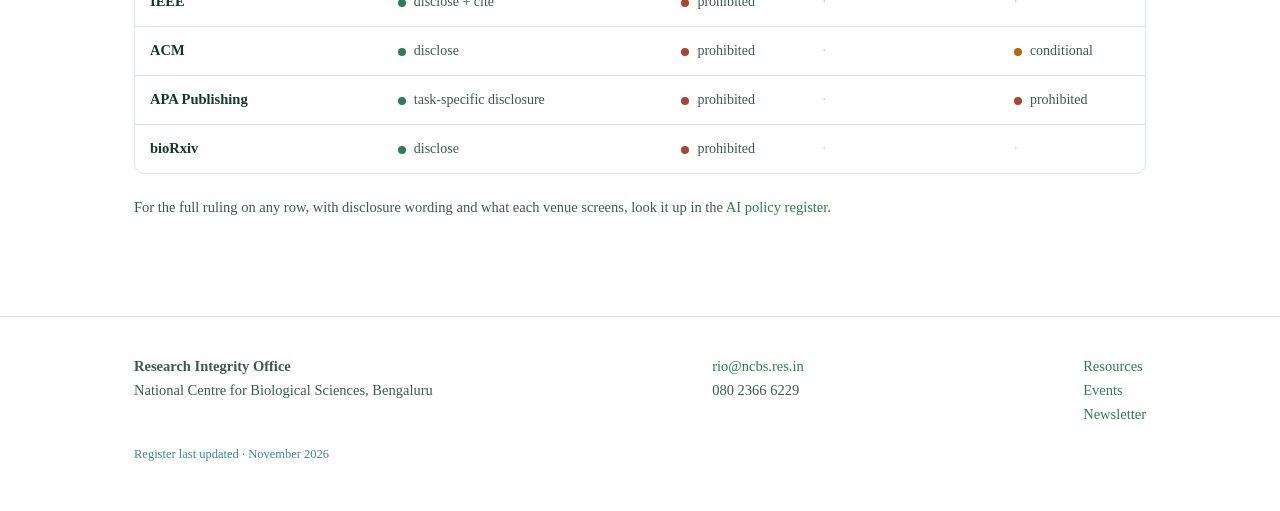
<file: comparison.html>
<!DOCTYPE html>
<html lang="en">
<head>
<meta charset="UTF-8">
<meta name="viewport" content="width=device-width, initial-scale=1.0">
<title>Policy Comparison Table · Research Integrity Office · NCBS</title>
<meta name="description" content="The major publishers' and journals' AI policies side by side: writing, authorship, images and peer review.">
<link rel="stylesheet" href="styles.css">
</head>
<body>

<header class="site">
  <div class="nav">
    <a class="brand" href="index.html">
      <img src="assets/rio-logo.jpeg" alt="RIO logo">
      <span class="brand-text"><strong>Research Integrity Office</strong><span>NCBS · Bengaluru</span></span>
    </a>
    <button class="menu-toggle" aria-label="Open menu">Menu</button>
    <nav class="menu">
      <a href="index.html">Home</a>
      <a href="resources.html" class="active">Resources</a>
      <a href="events.html">Events</a>
      <a href="newsletter.html">Newsletter</a>
      <a href="contact.html">Contact</a>
    </nav>
  </div>
</header>

<main>

<section class="hero inner" style="padding-bottom:28px;">
  <div class="wrap">
    <p class="eyebrow"><a href="resources.html">Resources</a> · Policy comparison table</p>
    <h1>The majors, side by side.</h1>
    <p class="lede" style="margin-top:14px;">
      Three points are consistent everywhere: AI cannot be an author, authors remain fully
      responsible for everything a tool produced, and undisclosed use can be treated as a
      breach of policy. Beyond that, the rules genuinely differ, which is what this table shows.
    </p>
  </div>
</section>

<section style="padding-top:8px;">
  <div class="wrap">
    <div class="mx-wrap" id="matrix"></div>
    <p style="margin-top:22px; font-size:14.5px; color:var(--ink-soft);">
      For the full ruling on any row, with disclosure wording and what each venue screens,
      look it up in the <a href="ai-register.html">AI policy register</a>.
    </p>
  </div>
</section>

</main>

<footer class="site">
  <div class="wrap">
    <div class="cols">
      <div>
        <strong>Research Integrity Office</strong><br>
        National Centre for Biological Sciences, Bengaluru
      </div>
      <div>
        <a href="mailto:rio@ncbs.res.in">rio@ncbs.res.in</a><br>
        080&nbsp;2366&nbsp;6229
      </div>
      <div>
        <a href="resources.html">Resources</a><br>
        <a href="events.html">Events</a><br>
        <a href="newsletter.html">Newsletter</a>
      </div>
    </div>
    <p class="stamp">Register last updated · November 2026</p>
  </div>
</footer>

<script src="register-data.js"></script>
<script src="register.js"></script>
</body>
</html>
</file>
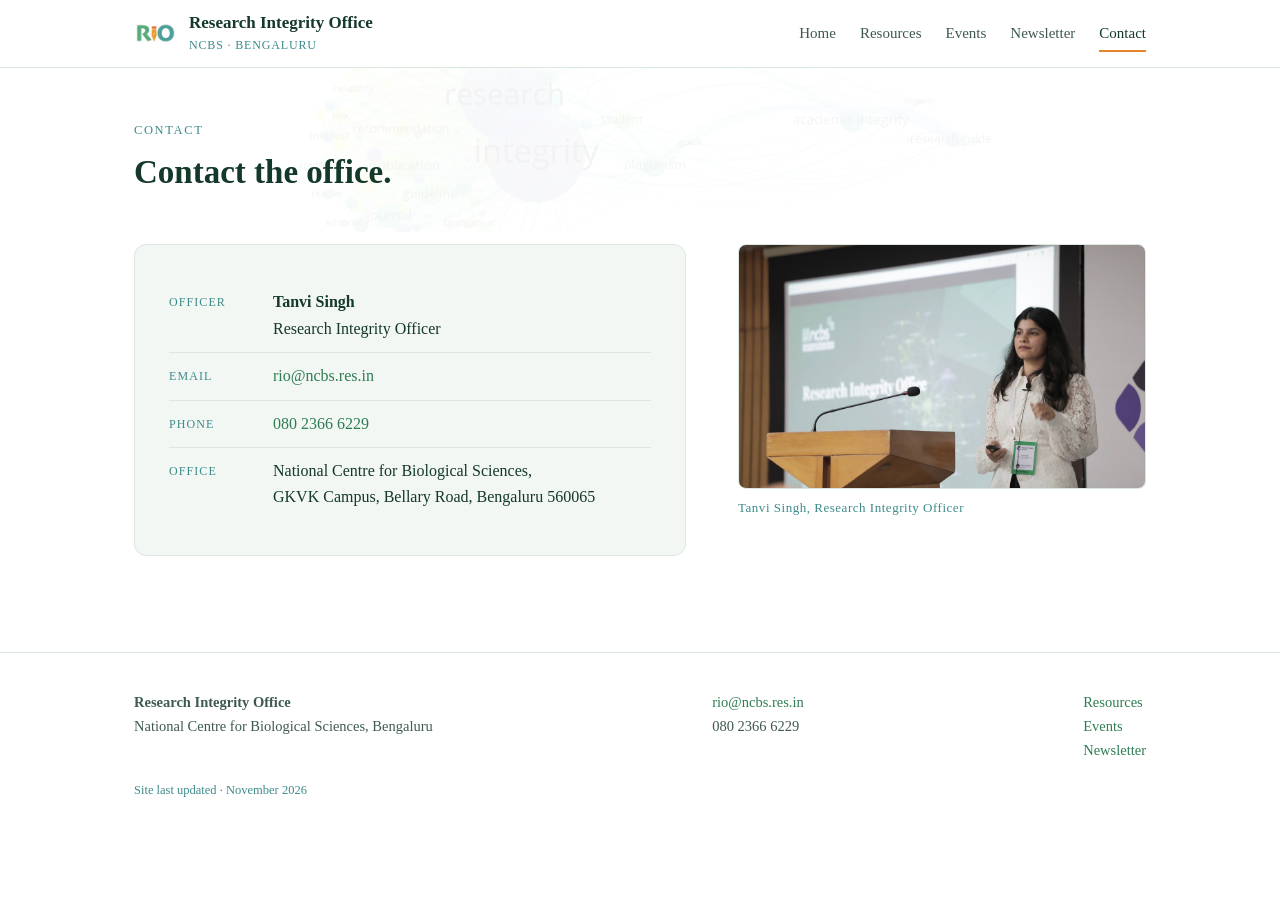
<file: contact.html>
<!DOCTYPE html>
<html lang="en">
<head>
<meta charset="UTF-8">
<meta name="viewport" content="width=device-width, initial-scale=1.0">
<title>Contact · Research Integrity Office · NCBS</title>
<link rel="stylesheet" href="styles.css">
</head>
<body>

<header class="site">
  <div class="nav">
    <a class="brand" href="index.html">
      <img src="assets/rio-logo.jpeg" alt="RIO logo">
      <span class="brand-text"><strong>Research Integrity Office</strong><span>NCBS · Bengaluru</span></span>
    </a>
    <button class="menu-toggle" aria-label="Open menu">Menu</button>
    <nav class="menu">
      <a href="index.html">Home</a>
      <a href="resources.html">Resources</a>
      <a href="events.html">Events</a>
      <a href="newsletter.html">Newsletter</a>
      <a href="contact.html" class="active">Contact</a>
    </nav>
  </div>
</header>

<main>

<section class="hero inner">
  <div class="wrap">
    <p class="eyebrow">Contact</p>
    <h1>Contact the office.</h1>
  </div>
</section>

<section style="padding-top:12px;">
  <div class="wrap grid-2">
    <div class="contact-card">
      <div class="line">
        <span class="label">Officer</span>
        <span><strong>Tanvi Singh</strong><br>Research Integrity Officer</span>
      </div>
      <div class="line">
        <span class="label">Email</span>
        <span><a href="mailto:rio@ncbs.res.in">rio@ncbs.res.in</a></span>
      </div>
      <div class="line">
        <span class="label">Phone</span>
        <span><a href="tel:+918023666229">080&nbsp;2366&nbsp;6229</a></span>
      </div>
      <div class="line">
        <span class="label">Office</span>
        <span>National Centre for Biological Sciences,<br>GKVK Campus, Bellary Road, Bengaluru 560065</span>
      </div>
    </div>
    <figure class="photo">
      <img src="assets/tanvi-singh.jpg" alt="Tanvi Singh speaking at the Research Integrity Summit">
      <figcaption>Tanvi Singh, Research Integrity Officer</figcaption>
    </figure>
  </div>
</section>

</main>

<footer class="site">
  <div class="wrap">
    <div class="cols">
      <div>
        <strong>Research Integrity Office</strong><br>
        National Centre for Biological Sciences, Bengaluru
      </div>
      <div>
        <a href="mailto:rio@ncbs.res.in">rio@ncbs.res.in</a><br>
        080&nbsp;2366&nbsp;6229
      </div>
      <div>
        <a href="resources.html">Resources</a><br>
        <a href="events.html">Events</a><br>
        <a href="newsletter.html">Newsletter</a>
      </div>
    </div>
    <p class="stamp">Site last updated · November 2026</p>
  </div>
</footer>

<script src="register.js"></script>
</body>
</html>
</file>
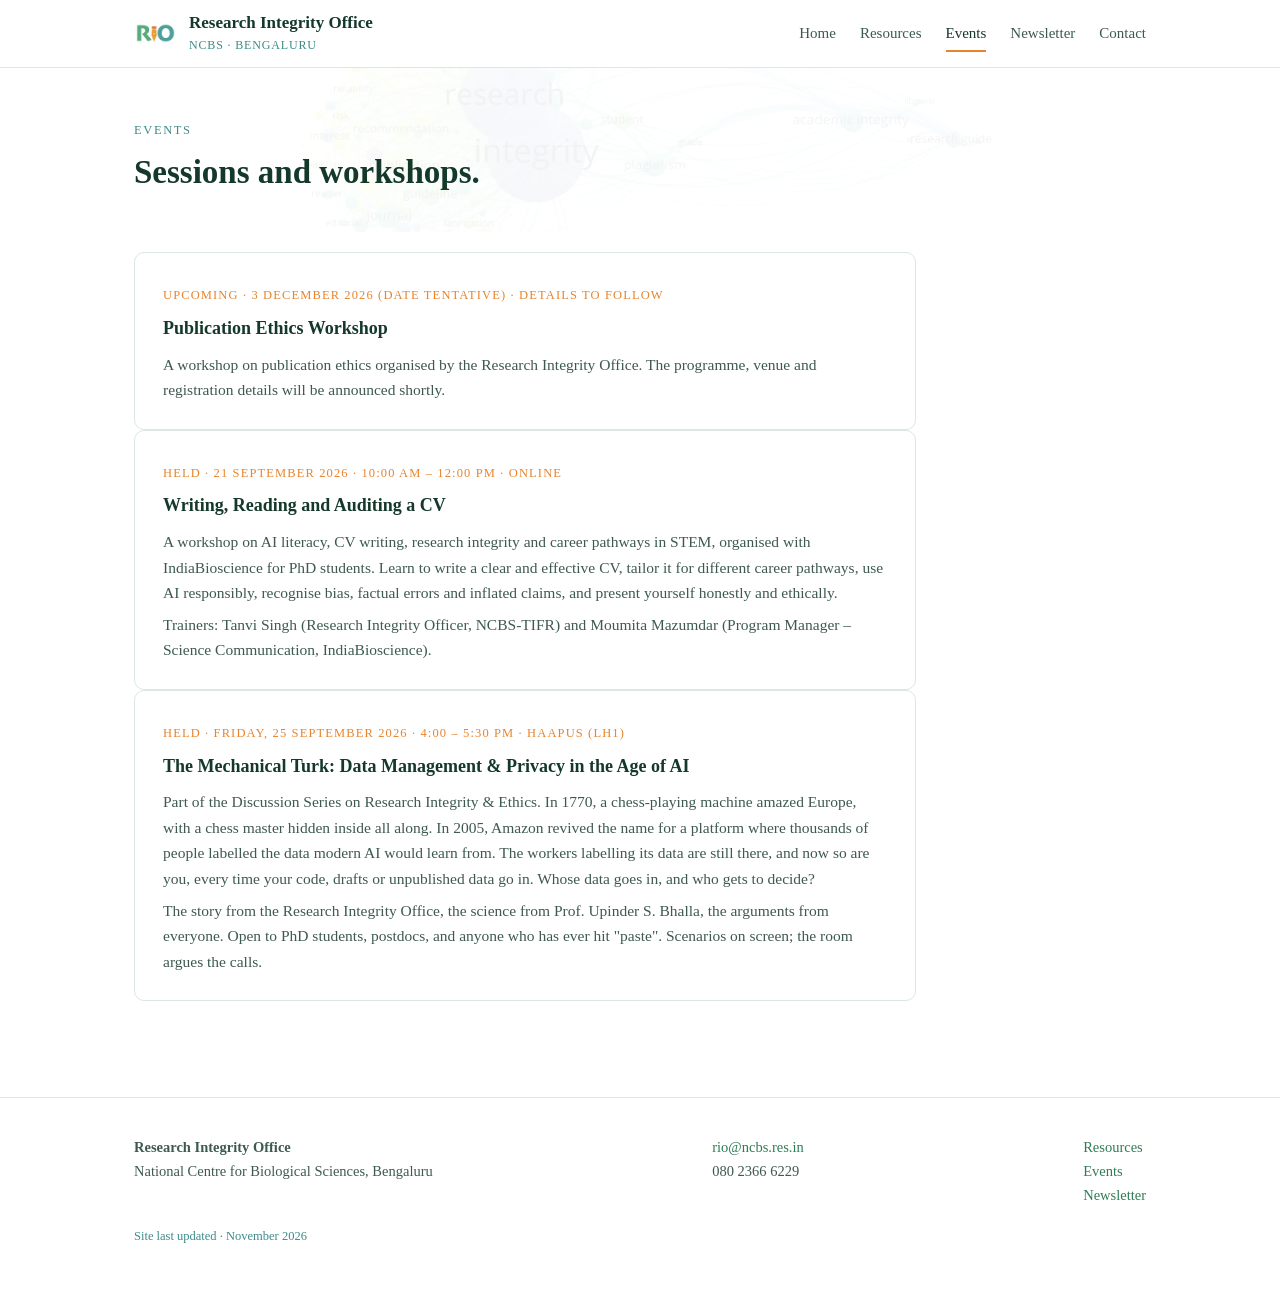
<file: events.html>
<!DOCTYPE html>
<html lang="en">
<head>
<meta charset="UTF-8">
<meta name="viewport" content="width=device-width, initial-scale=1.0">
<title>Events · Research Integrity Office · NCBS</title>
<link rel="stylesheet" href="styles.css">
</head>
<body>

<header class="site">
  <div class="nav">
    <a class="brand" href="index.html">
      <img src="assets/rio-logo.jpeg" alt="RIO logo">
      <span class="brand-text"><strong>Research Integrity Office</strong><span>NCBS · Bengaluru</span></span>
    </a>
    <button class="menu-toggle" aria-label="Open menu">Menu</button>
    <nav class="menu">
      <a href="index.html">Home</a>
      <a href="resources.html">Resources</a>
      <a href="events.html" class="active">Events</a>
      <a href="newsletter.html">Newsletter</a>
      <a href="contact.html">Contact</a>
    </nav>
  </div>
</header>

<main>

<section class="hero inner">
  <div class="wrap">
    <p class="eyebrow">Events</p>
    <h1>Sessions and workshops.</h1>
  </div>
</section>

<section style="padding-top:20px;">
  <div class="wrap">
    <div class="event">
      <p class="when">Upcoming &middot; 3 December 2026 (date tentative) &middot; Details to follow</p>
      <h3>Publication Ethics Workshop</h3>
      <p>A workshop on publication ethics organised by the Research Integrity Office.
      The programme, venue and registration details will be announced shortly.</p>
    </div>

    <div class="event">
      <p class="when">Held · 21 September 2026 · 10:00 AM – 12:00 PM · Online</p>
      <h3>Writing, Reading and Auditing a CV</h3>
      <p>A workshop on AI literacy, CV writing, research integrity and career pathways in STEM,
      organised with IndiaBioscience for PhD students. Learn to write a clear and effective CV,
      tailor it for different career pathways, use AI responsibly, recognise bias, factual errors
      and inflated claims, and present yourself honestly and ethically.</p>
      <p>Trainers: Tanvi Singh (Research Integrity Officer, NCBS-TIFR) and
      Moumita Mazumdar (Program Manager – Science Communication, IndiaBioscience).</p>
    </div>

    <div class="event">
      <p class="when">Held · Friday, 25 September 2026 · 4:00 – 5:30 PM · Haapus (LH1)</p>
      <h3>The Mechanical Turk: Data Management &amp; Privacy in the Age of AI</h3>
      <p>Part of the Discussion Series on Research Integrity &amp; Ethics. In 1770, a chess-playing
      machine amazed Europe, with a chess master hidden inside all along. In 2005, Amazon revived
      the name for a platform where thousands of people labelled the data modern AI would learn from.
      The workers labelling its data are still there, and now so are you, every time your code, drafts
      or unpublished data go in. Whose data goes in, and who gets to decide?</p>
      <p>The story from the Research Integrity Office, the science from Prof. Upinder S. Bhalla,
      the arguments from everyone. Open to PhD students, postdocs, and anyone who has ever hit
      "paste". Scenarios on screen; the room argues the calls.</p>
    </div>
  </div>
</section>

</main>

<footer class="site">
  <div class="wrap">
    <div class="cols">
      <div>
        <strong>Research Integrity Office</strong><br>
        National Centre for Biological Sciences, Bengaluru
      </div>
      <div>
        <a href="mailto:rio@ncbs.res.in">rio@ncbs.res.in</a><br>
        080&nbsp;2366&nbsp;6229
      </div>
      <div>
        <a href="resources.html">Resources</a><br>
        <a href="events.html">Events</a><br>
        <a href="newsletter.html">Newsletter</a>
      </div>
    </div>
    <p class="stamp">Site last updated · November 2026</p>
  </div>
</footer>

<script src="register.js"></script>
</body>
</html>
</file>
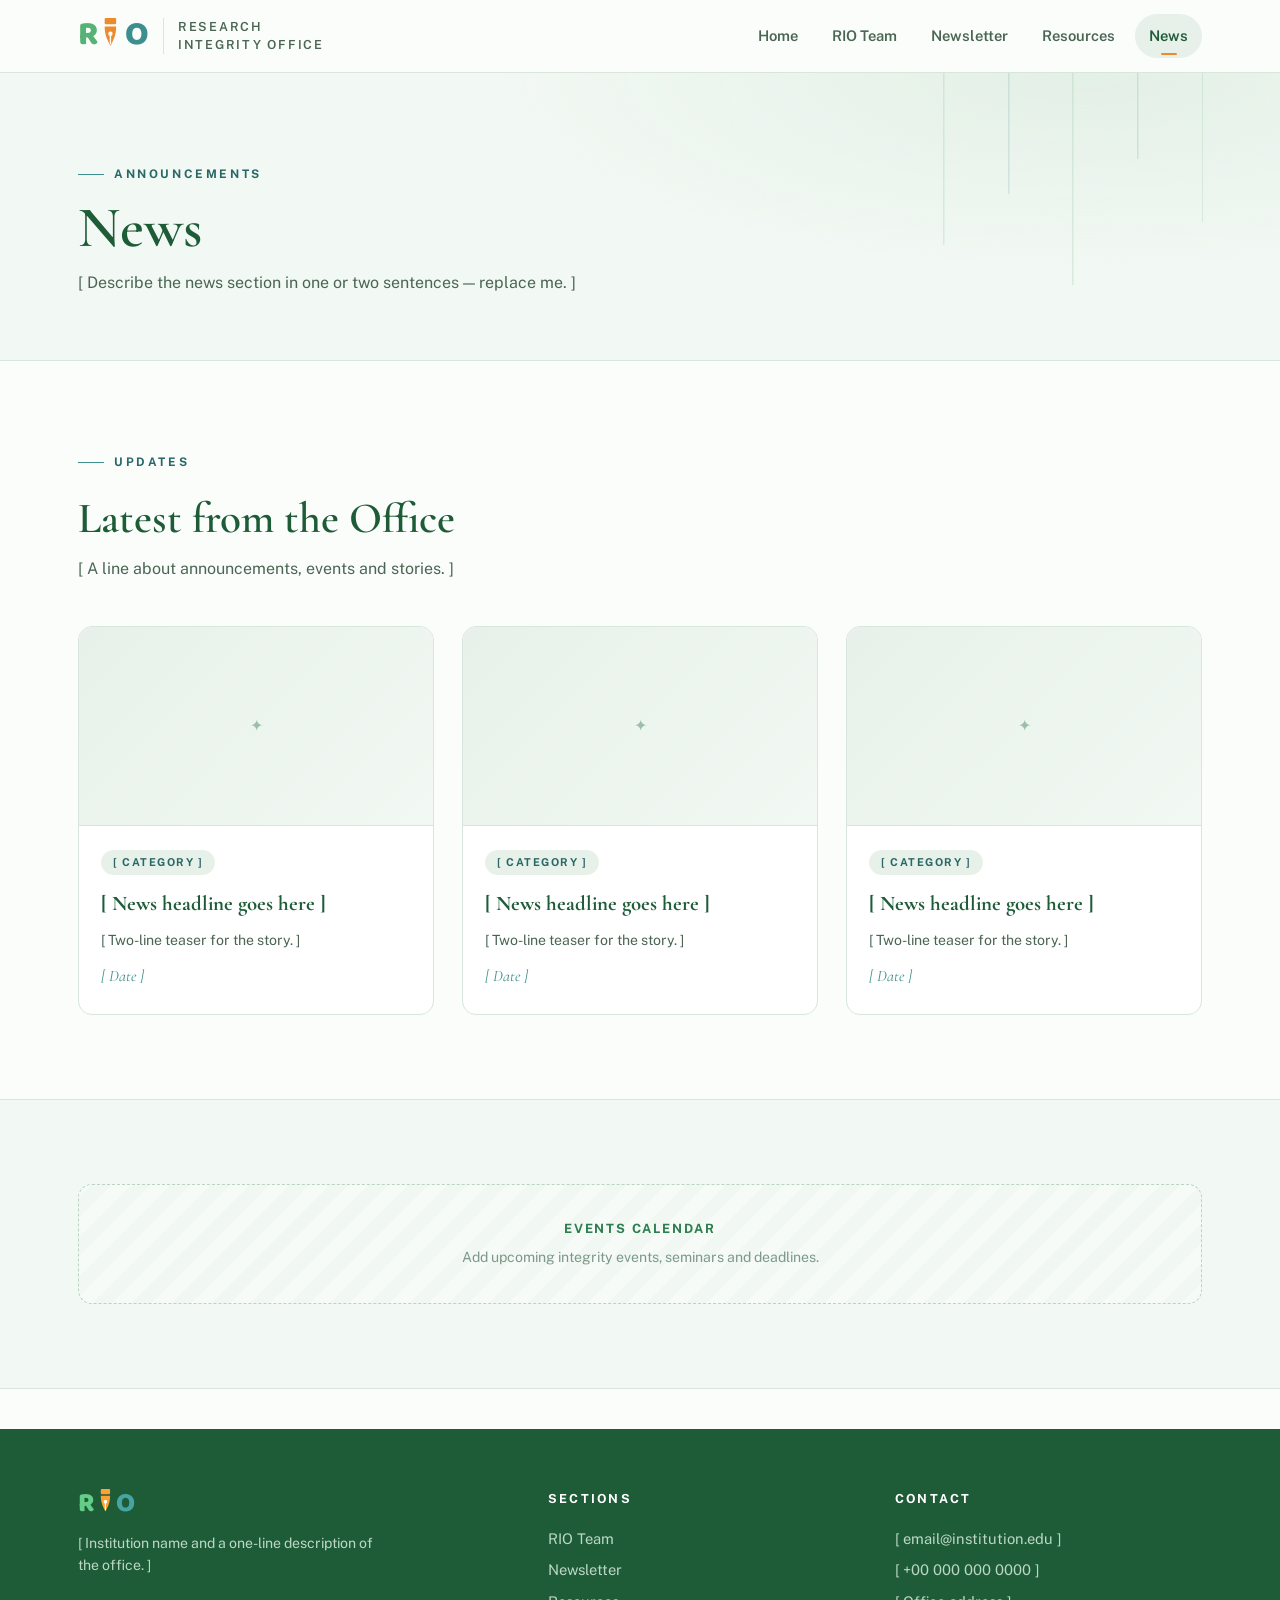
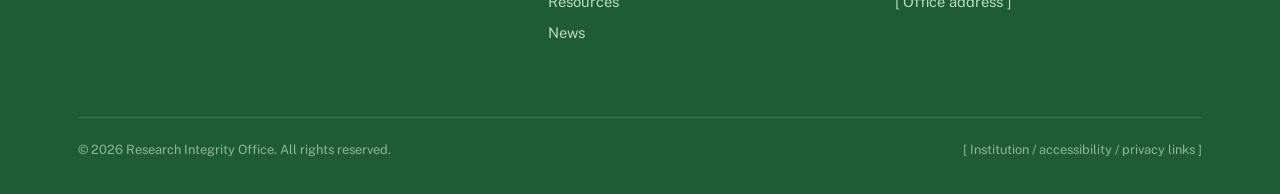
<file: news.html>
<!DOCTYPE html>
<html lang="en">
<head>
  <meta charset="UTF-8" />
  <meta name="viewport" content="width=device-width, initial-scale=1.0" />
  <title>News — Research Integrity Office</title>
  <link rel="icon" type="image/svg+xml" href="assets/favicon.svg" />
  <link rel="preconnect" href="https://fonts.googleapis.com" />
  <link rel="preconnect" href="https://fonts.gstatic.com" crossorigin />
  <link href="https://fonts.googleapis.com/css2?family=Cormorant+Garamond:ital,wght@0,500;0,600;0,700;1,500&family=Public+Sans:wght@400;600;700&family=Baloo+2:wght@800&display=swap" rel="stylesheet" />
  <link rel="stylesheet" href="css/style.css" />
</head>
<body>

  <header class="site-header">
    <div class="wrap">
      <a class="brand" href="index.html" aria-label="Research Integrity Office — home">
        <span class="logo" aria-hidden="true">
          <span class="l-r">R</span>
          <svg class="l-nib" viewBox="0 0 40 68" xmlns="http://www.w3.org/2000/svg" aria-hidden="true">
            <rect x="9" y="0" width="22" height="12" rx="2" fill="#ec8b2d"/>
            <path d="M9 16 h22 c0 16 -4.5 25 -11 37 C13.5 41 9 32 9 16 Z" fill="#ec8b2d"/>
            <circle cx="20" cy="30" r="4.2" fill="#ffffff"/>
            <path d="M20 34.5 V49" stroke="#ffffff" stroke-width="2.6" stroke-linecap="round"/>
          </svg>
          <span class="l-o">O</span>
        </span>
        <span class="brand-name">Research<br />Integrity Office</span>
      </a>

      <button class="nav-toggle" aria-label="Menu" aria-expanded="false">☰</button>
      <nav class="site-nav" aria-label="Main">
        <a href="index.html">Home</a>
        <a href="team.html">RIO Team</a>
        <a href="newsletter.html">Newsletter</a>
        <a href="resources.html">Resources</a>
        <a href="news.html" class="active">News</a>
      </nav>
    </div>
  </header>

  <section class="page-hero">
    <div class="wrap">
      <span class="eyebrow">Announcements</span>
      <h1 class="page-title">News</h1>
      <p class="page-sub">[ Describe the news section in one or two sentences — replace me. ]</p>
    </div>
  </section>

  <!-- EDIT ME: duplicate a .news-card per story. Replace the
       .news-thumb placeholder with an <img>. -->
  <section class="section">
    <div class="wrap">
      <div class="section-head reveal">
        <span class="eyebrow">Updates</span>
        <h2 class="section-title">Latest from the Office</h2>
        <p class="section-desc">[ A line about announcements, events and stories. ]</p>
      </div>

      <div class="grid-3">
        <article class="news-card reveal">
          <div class="news-thumb">✦</div>
          <div class="news-body">
            <span class="news-tag">[ Category ]</span>
            <h3>[ News headline goes here ]</h3>
            <p style="font-size:.88rem; color:var(--ink-soft); margin:0 0 12px;">[ Two-line teaser for the story. ]</p>
            <span class="issue-date">[ Date ]</span>
          </div>
        </article>
        <article class="news-card reveal">
          <div class="news-thumb">✦</div>
          <div class="news-body">
            <span class="news-tag">[ Category ]</span>
            <h3>[ News headline goes here ]</h3>
            <p style="font-size:.88rem; color:var(--ink-soft); margin:0 0 12px;">[ Two-line teaser for the story. ]</p>
            <span class="issue-date">[ Date ]</span>
          </div>
        </article>
        <article class="news-card reveal">
          <div class="news-thumb">✦</div>
          <div class="news-body">
            <span class="news-tag">[ Category ]</span>
            <h3>[ News headline goes here ]</h3>
            <p style="font-size:.88rem; color:var(--ink-soft); margin:0 0 12px;">[ Two-line teaser for the story. ]</p>
            <span class="issue-date">[ Date ]</span>
          </div>
        </article>
      </div>
    </div>
  </section>

  <section class="section tint">
    <div class="wrap">
      <div class="placeholder reveal">
        <strong>Events calendar</strong>
        Add upcoming integrity events, seminars and deadlines.
      </div>
    </div>
  </section>

  <footer class="site-footer">
    <div class="wrap">
      <div>
        <span class="logo" aria-hidden="true">
          <span class="l-r">R</span>
          <svg class="l-nib" viewBox="0 0 40 68" xmlns="http://www.w3.org/2000/svg" aria-hidden="true">
            <rect x="9" y="0" width="22" height="12" rx="2" fill="#ec8b2d"/>
            <path d="M9 16 h22 c0 16 -4.5 25 -11 37 C13.5 41 9 32 9 16 Z" fill="#ec8b2d"/>
            <circle cx="20" cy="30" r="4.2" fill="#ffffff"/>
            <path d="M20 34.5 V49" stroke="#ffffff" stroke-width="2.6" stroke-linecap="round"/>
          </svg>
          <span class="l-o">O</span>
        </span>
        <p style="font-size:.88rem; max-width:34ch; margin-top:14px;">
          [ Institution name and a one-line description of the office. ]
        </p>
      </div>
      <div>
        <h4>Sections</h4>
        <a href="team.html">RIO Team</a>
        <a href="newsletter.html">Newsletter</a>
        <a href="resources.html">Resources</a>
        <a href="news.html">News</a>
      </div>
      <div>
        <h4>Contact</h4>
        <a href="#">[ email@institution.edu ]</a>
        <a href="#">[ +00 000 000 0000 ]</a>
        <a href="#">[ Office address ]</a>
      </div>
      <div class="footer-note">
        <span>© <span id="year"></span> Research Integrity Office. All rights reserved.</span>
        <span>[ Institution / accessibility / privacy links ]</span>
      </div>
    </div>
  </footer>

  <script>document.getElementById('year').textContent = new Date().getFullYear();</script>
  <script src="js/site.js"></script>
</body>
</html>
</file>
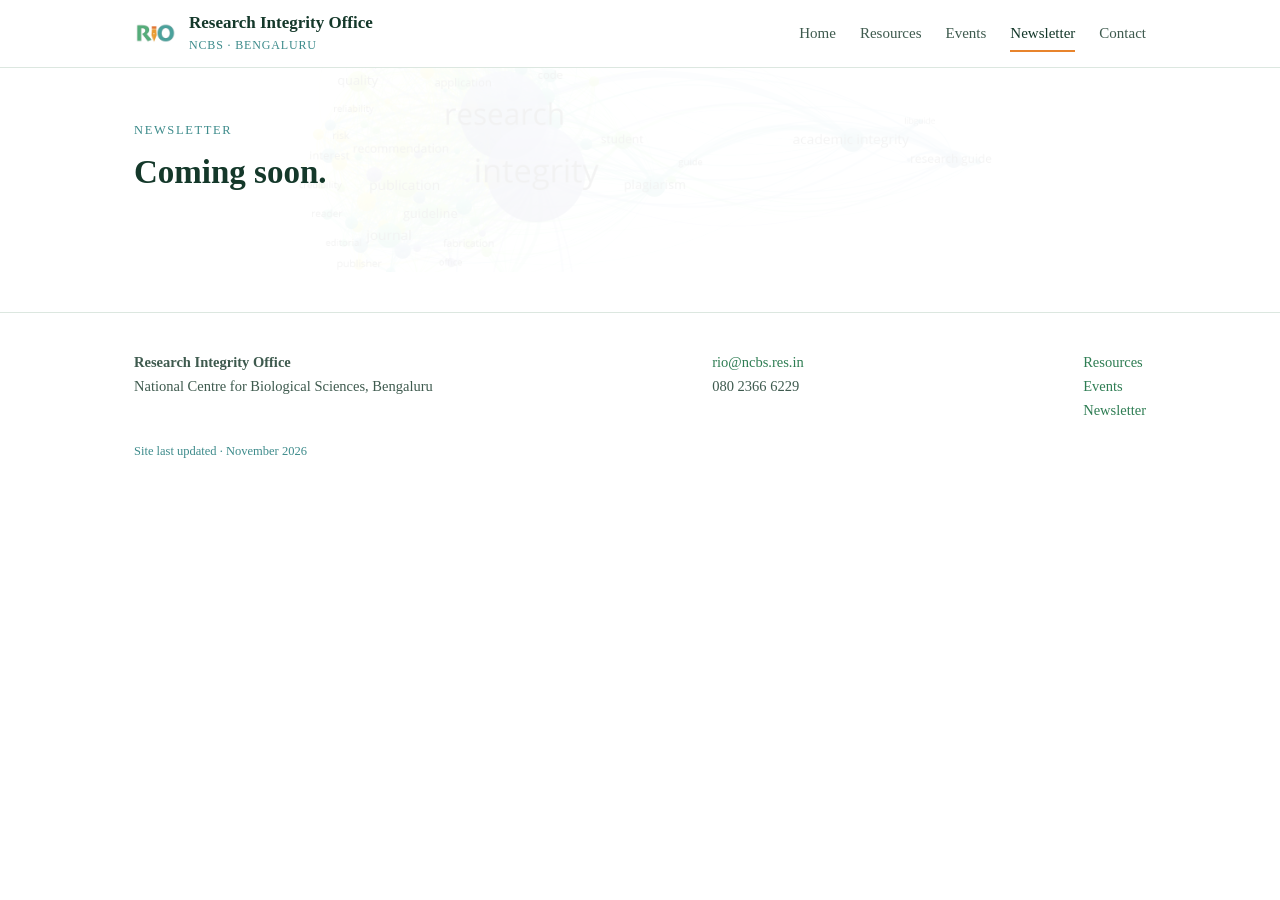
<file: newsletter.html>
<!DOCTYPE html>
<html lang="en">
<head>
<meta charset="UTF-8">
<meta name="viewport" content="width=device-width, initial-scale=1.0">
<title>Newsletter · Research Integrity Office · NCBS</title>
<link rel="stylesheet" href="styles.css">
</head>
<body>

<header class="site">
  <div class="nav">
    <a class="brand" href="index.html">
      <img src="assets/rio-logo.jpeg" alt="RIO logo">
      <span class="brand-text"><strong>Research Integrity Office</strong><span>NCBS · Bengaluru</span></span>
    </a>
    <button class="menu-toggle" aria-label="Open menu">Menu</button>
    <nav class="menu">
      <a href="index.html">Home</a>
      <a href="resources.html">Resources</a>
      <a href="events.html">Events</a>
      <a href="newsletter.html" class="active">Newsletter</a>
      <a href="contact.html">Contact</a>
    </nav>
  </div>
</header>

<main>

<section class="hero inner" style="padding-bottom:80px;">
  <div class="wrap">
    <p class="eyebrow">Newsletter</p>
    <h1>Coming soon.</h1>
  </div>
</section>

</main>

<footer class="site">
  <div class="wrap">
    <div class="cols">
      <div>
        <strong>Research Integrity Office</strong><br>
        National Centre for Biological Sciences, Bengaluru
      </div>
      <div>
        <a href="mailto:rio@ncbs.res.in">rio@ncbs.res.in</a><br>
        080&nbsp;2366&nbsp;6229
      </div>
      <div>
        <a href="resources.html">Resources</a><br>
        <a href="events.html">Events</a><br>
        <a href="newsletter.html">Newsletter</a>
      </div>
    </div>
    <p class="stamp">Site last updated · November 2026</p>
  </div>
</footer>

<script src="register.js"></script>
</body>
</html>
</file>
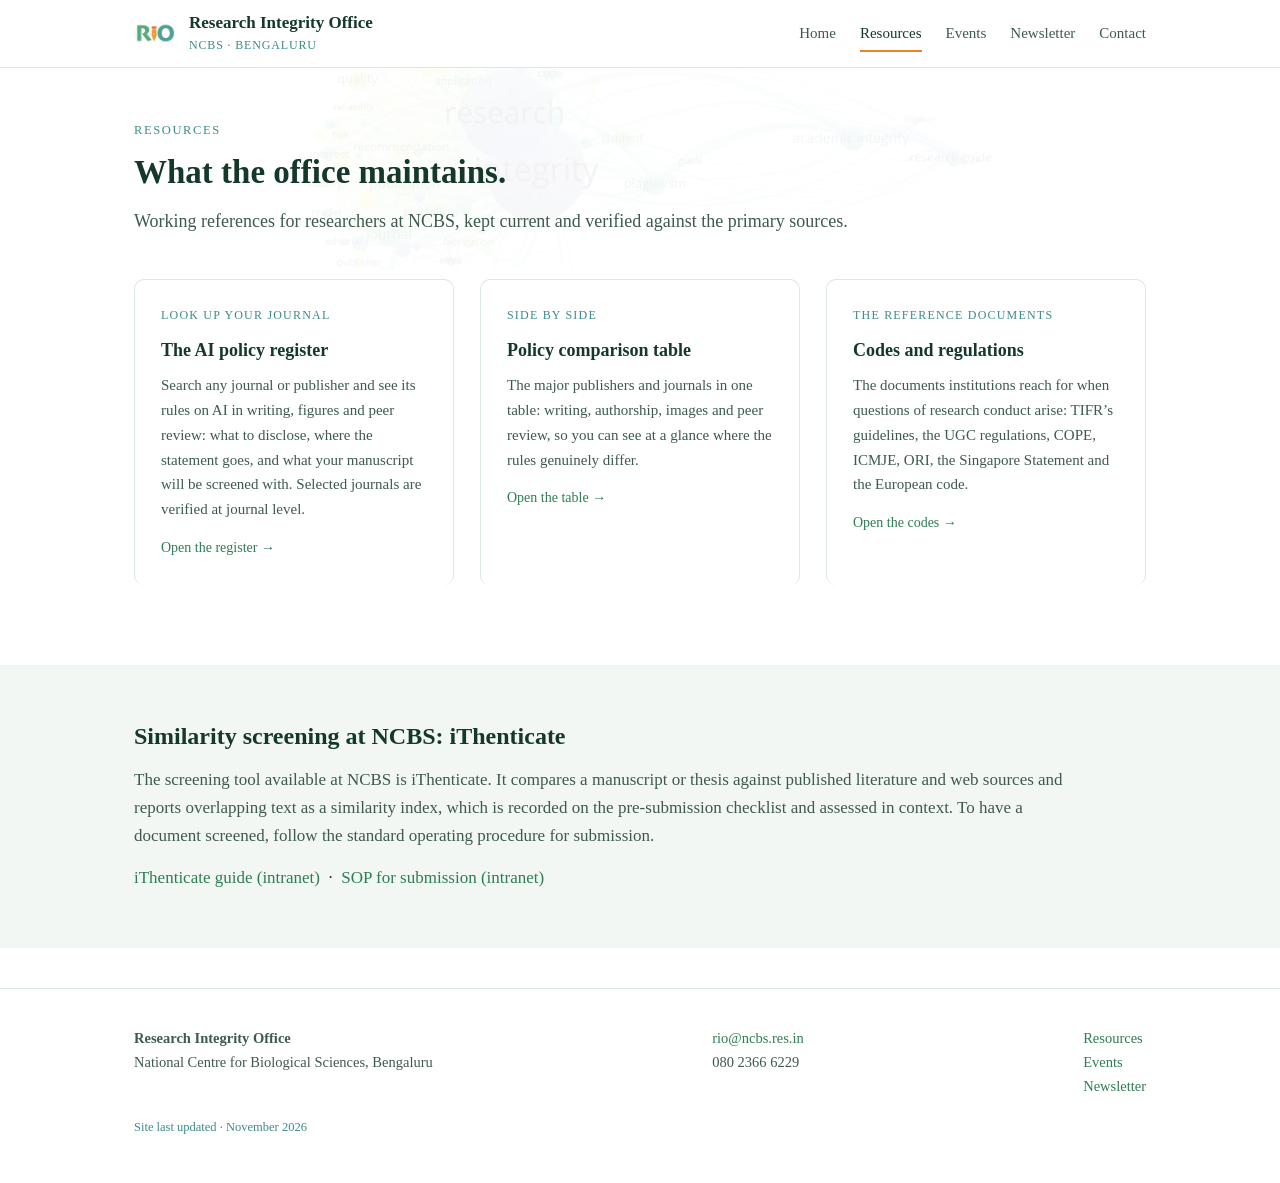
<file: resources.html>
<!DOCTYPE html>
<html lang="en">
<head>
<meta charset="UTF-8">
<meta name="viewport" content="width=device-width, initial-scale=1.0">
<title>Resources · Research Integrity Office · NCBS</title>
<meta name="description" content="Resources from the Research Integrity Office at NCBS: the AI policy register, the policy comparison table, and the codes and regulations that govern research conduct.">
<link rel="stylesheet" href="styles.css">
</head>
<body>

<header class="site">
  <div class="nav">
    <a class="brand" href="index.html">
      <img src="assets/rio-logo.jpeg" alt="RIO logo">
      <span class="brand-text"><strong>Research Integrity Office</strong><span>NCBS · Bengaluru</span></span>
    </a>
    <button class="menu-toggle" aria-label="Open menu">Menu</button>
    <nav class="menu">
      <a href="index.html">Home</a>
      <a href="resources.html" class="active">Resources</a>
      <a href="events.html">Events</a>
      <a href="newsletter.html">Newsletter</a>
      <a href="contact.html">Contact</a>
    </nav>
  </div>
</header>

<main>

<section class="hero inner" style="padding-bottom:32px;">
  <div class="wrap">
    <p class="eyebrow">Resources</p>
    <h1>What the office maintains.</h1>
    <p class="lede" style="margin-top:14px;">
      Working references for researchers at NCBS, kept current and verified against
      the primary sources.
    </p>
  </div>
</section>

<section style="padding-top:10px;">
  <div class="wrap">
    <div class="grid-3">

      <a class="card cardlink" href="ai-register.html">
        <p class="k">Look up your journal</p>
        <h3>The AI policy register</h3>
        <p>Search any journal or publisher and see its rules on AI in writing, figures and
        peer review: what to disclose, where the statement goes, and what your manuscript
        will be screened with. Selected journals are verified at journal level.</p>
        <p class="opener">Open the register &rarr;</p>
      </a>

      <a class="card cardlink" href="comparison.html">
        <p class="k">Side by side</p>
        <h3>Policy comparison table</h3>
        <p>The major publishers and journals in one table: writing, authorship, images and
        peer review, so you can see at a glance where the rules genuinely differ.</p>
        <p class="opener">Open the table &rarr;</p>
      </a>

      <a class="card cardlink" href="codes.html">
        <p class="k">The reference documents</p>
        <h3>Codes and regulations</h3>
        <p>The documents institutions reach for when questions of research conduct arise:
        TIFR&rsquo;s guidelines, the UGC regulations, COPE, ICMJE, ORI, the Singapore
        Statement and the European code.</p>
        <p class="opener">Open the codes &rarr;</p>
      </a>

    </div>
  </div>
</section>

<section class="tint" style="margin-top:24px;">
  <div class="wrap">
    <h2>Similarity screening at NCBS: iThenticate</h2>
    <p style="color:var(--ink-soft); max-width:56em;">
      The screening tool available at NCBS is iThenticate. It compares a manuscript or thesis
      against published literature and web sources and reports overlapping text as a similarity
      index, which is recorded on the pre-submission checklist and assessed in context. To have
      a document screened, follow the standard operating procedure for submission.
    </p>
    <p style="margin-top:14px;">
      <a class="go" href="https://intranet.ncbs.res.in/sites/default/files/ithenticate-upgrade-guide_final.html" target="_blank" rel="noopener">iThenticate guide (intranet)</a>
      &nbsp;·&nbsp;
      <a class="go" href="https://intranet.ncbs.res.in/services/rio/sop" target="_blank" rel="noopener">SOP for submission (intranet)</a>
    </p>
  </div>
</section>

</main>

<footer class="site">
  <div class="wrap">
    <div class="cols">
      <div>
        <strong>Research Integrity Office</strong><br>
        National Centre for Biological Sciences, Bengaluru
      </div>
      <div>
        <a href="mailto:rio@ncbs.res.in">rio@ncbs.res.in</a><br>
        080&nbsp;2366&nbsp;6229
      </div>
      <div>
        <a href="resources.html">Resources</a><br>
        <a href="events.html">Events</a><br>
        <a href="newsletter.html">Newsletter</a>
      </div>
    </div>
    <p class="stamp">Site last updated · November 2026</p>
  </div>
</footer>

<script src="register.js"></script>
</body>
</html>
</file>
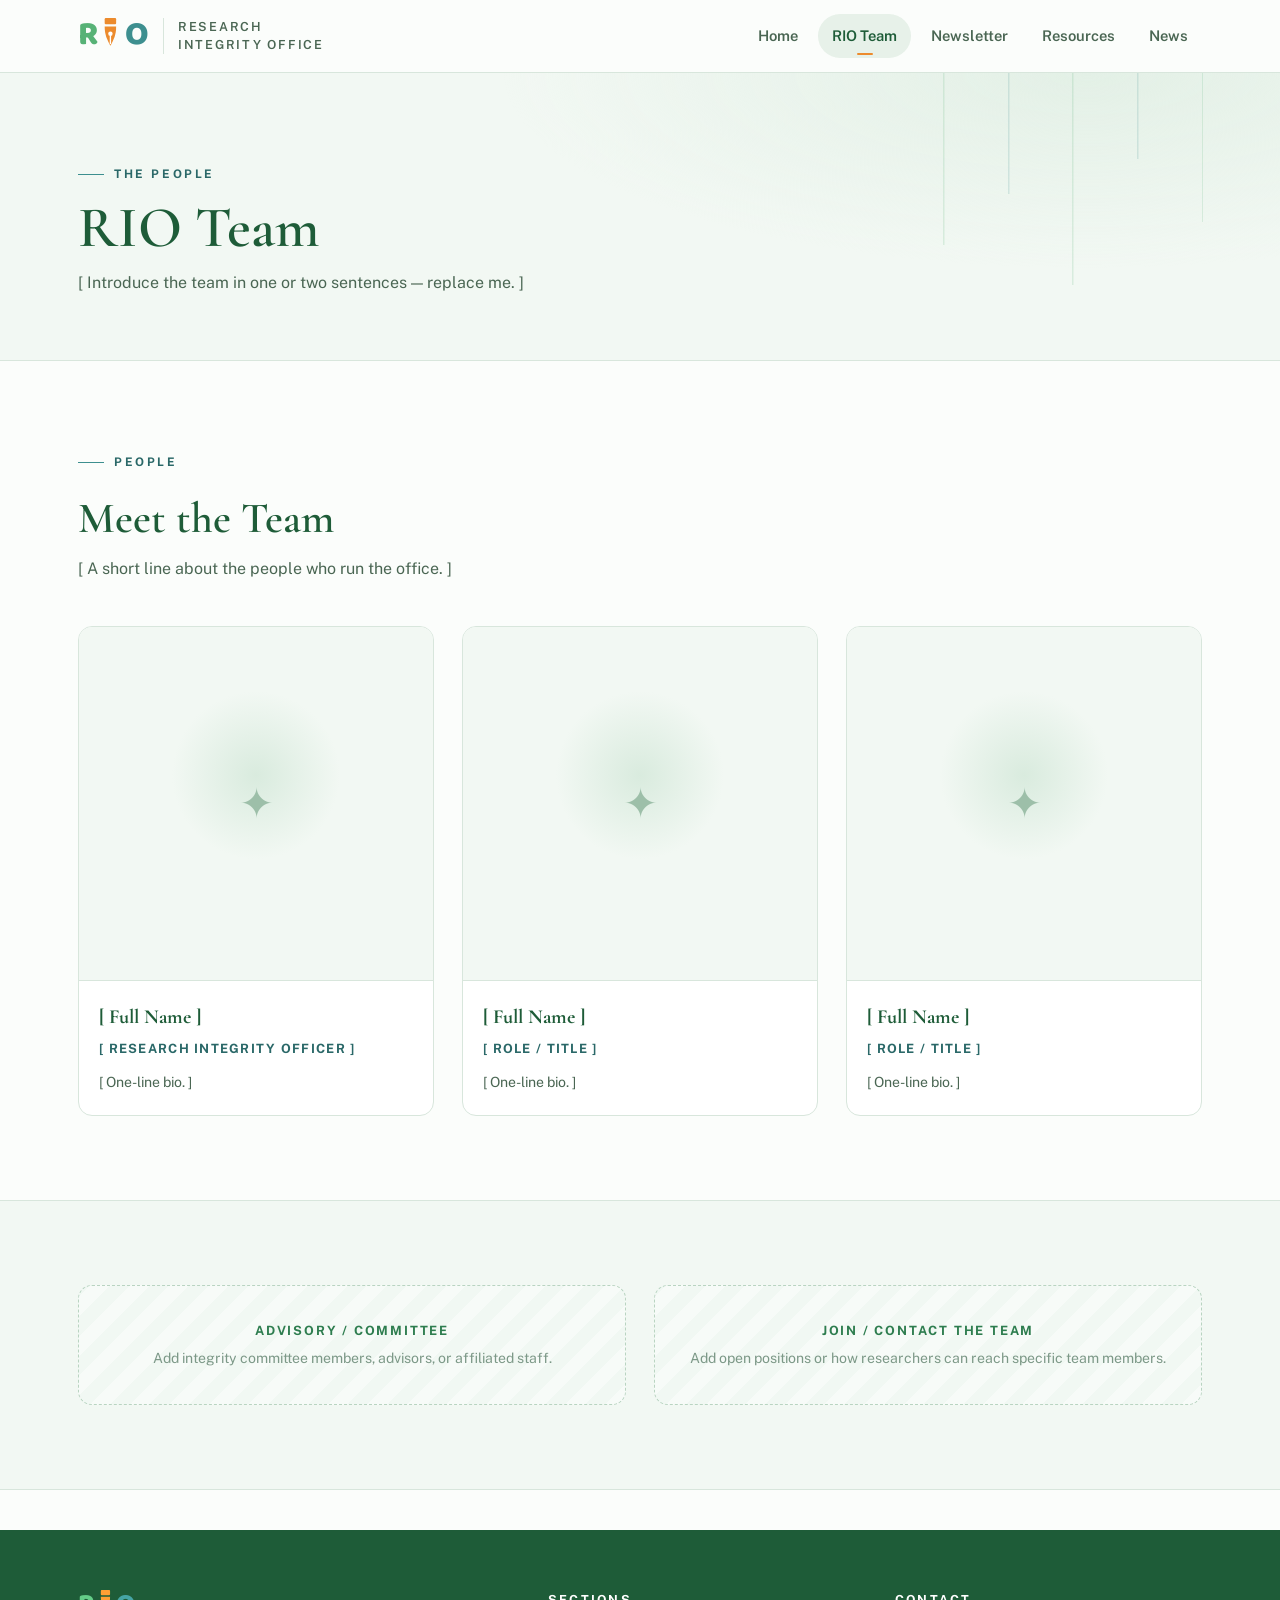
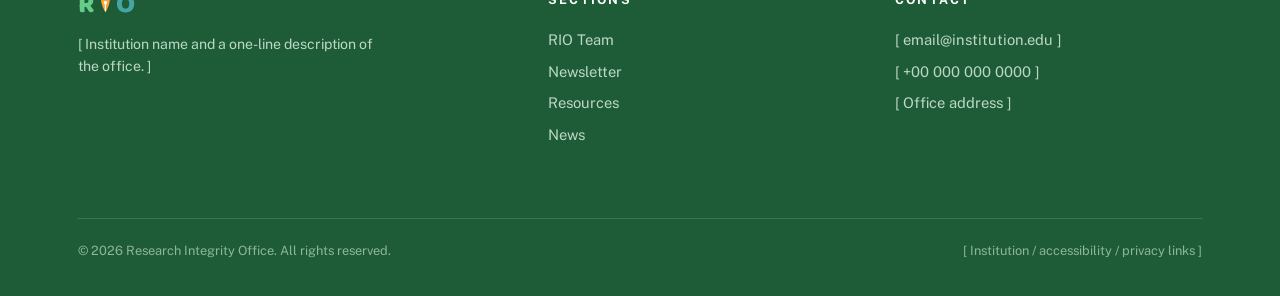
<file: team.html>
<!DOCTYPE html>
<html lang="en">
<head>
  <meta charset="UTF-8" />
  <meta name="viewport" content="width=device-width, initial-scale=1.0" />
  <title>RIO Team — Research Integrity Office</title>
  <link rel="icon" type="image/svg+xml" href="assets/favicon.svg" />
  <link rel="preconnect" href="https://fonts.googleapis.com" />
  <link rel="preconnect" href="https://fonts.gstatic.com" crossorigin />
  <link href="https://fonts.googleapis.com/css2?family=Cormorant+Garamond:ital,wght@0,500;0,600;0,700;1,500&family=Public+Sans:wght@400;600;700&family=Baloo+2:wght@800&display=swap" rel="stylesheet" />
  <link rel="stylesheet" href="css/style.css" />
</head>
<body>

  <header class="site-header">
    <div class="wrap">
      <a class="brand" href="index.html" aria-label="Research Integrity Office — home">
        <span class="logo" aria-hidden="true">
          <span class="l-r">R</span>
          <svg class="l-nib" viewBox="0 0 40 68" xmlns="http://www.w3.org/2000/svg" aria-hidden="true">
            <rect x="9" y="0" width="22" height="12" rx="2" fill="#ec8b2d"/>
            <path d="M9 16 h22 c0 16 -4.5 25 -11 37 C13.5 41 9 32 9 16 Z" fill="#ec8b2d"/>
            <circle cx="20" cy="30" r="4.2" fill="#ffffff"/>
            <path d="M20 34.5 V49" stroke="#ffffff" stroke-width="2.6" stroke-linecap="round"/>
          </svg>
          <span class="l-o">O</span>
        </span>
        <span class="brand-name">Research<br />Integrity Office</span>
      </a>

      <button class="nav-toggle" aria-label="Menu" aria-expanded="false">☰</button>
      <nav class="site-nav" aria-label="Main">
        <a href="index.html">Home</a>
        <a href="team.html" class="active">RIO Team</a>
        <a href="newsletter.html">Newsletter</a>
        <a href="resources.html">Resources</a>
        <a href="news.html">News</a>
      </nav>
    </div>
  </header>

  <section class="page-hero">
    <div class="wrap">
      <span class="eyebrow">The People</span>
      <h1 class="page-title">RIO Team</h1>
      <p class="page-sub">[ Introduce the team in one or two sentences — replace me. ]</p>
    </div>
  </section>

  <!-- EDIT ME: duplicate a .team-card for every team member.
       Replace the .team-photo placeholder with an <img>. -->
  <section class="section">
    <div class="wrap">
      <div class="section-head reveal">
        <span class="eyebrow">People</span>
        <h2 class="section-title">Meet the Team</h2>
        <p class="section-desc">[ A short line about the people who run the office. ]</p>
      </div>

      <div class="grid-3">
        <div class="team-card reveal">
          <div class="team-photo">✦</div>
          <div class="team-meta">
            <h3>[ Full Name ]</h3>
            <span class="role">[ Research Integrity Officer ]</span>
            <p style="font-size:.88rem; color:var(--ink-soft); margin:10px 0 0;">[ One-line bio. ]</p>
          </div>
        </div>
        <div class="team-card reveal">
          <div class="team-photo">✦</div>
          <div class="team-meta">
            <h3>[ Full Name ]</h3>
            <span class="role">[ Role / Title ]</span>
            <p style="font-size:.88rem; color:var(--ink-soft); margin:10px 0 0;">[ One-line bio. ]</p>
          </div>
        </div>
        <div class="team-card reveal">
          <div class="team-photo">✦</div>
          <div class="team-meta">
            <h3>[ Full Name ]</h3>
            <span class="role">[ Role / Title ]</span>
            <p style="font-size:.88rem; color:var(--ink-soft); margin:10px 0 0;">[ One-line bio. ]</p>
          </div>
        </div>
      </div>
    </div>
  </section>

  <section class="section tint">
    <div class="wrap">
      <div class="grid-2">
        <div class="placeholder reveal">
          <strong>Advisory / committee</strong>
          Add integrity committee members, advisors, or affiliated staff.
        </div>
        <div class="placeholder reveal">
          <strong>Join / contact the team</strong>
          Add open positions or how researchers can reach specific team members.
        </div>
      </div>
    </div>
  </section>

  <footer class="site-footer">
    <div class="wrap">
      <div>
        <span class="logo" aria-hidden="true">
          <span class="l-r">R</span>
          <svg class="l-nib" viewBox="0 0 40 68" xmlns="http://www.w3.org/2000/svg" aria-hidden="true">
            <rect x="9" y="0" width="22" height="12" rx="2" fill="#ec8b2d"/>
            <path d="M9 16 h22 c0 16 -4.5 25 -11 37 C13.5 41 9 32 9 16 Z" fill="#ec8b2d"/>
            <circle cx="20" cy="30" r="4.2" fill="#ffffff"/>
            <path d="M20 34.5 V49" stroke="#ffffff" stroke-width="2.6" stroke-linecap="round"/>
          </svg>
          <span class="l-o">O</span>
        </span>
        <p style="font-size:.88rem; max-width:34ch; margin-top:14px;">
          [ Institution name and a one-line description of the office. ]
        </p>
      </div>
      <div>
        <h4>Sections</h4>
        <a href="team.html">RIO Team</a>
        <a href="newsletter.html">Newsletter</a>
        <a href="resources.html">Resources</a>
        <a href="news.html">News</a>
      </div>
      <div>
        <h4>Contact</h4>
        <a href="#">[ email@institution.edu ]</a>
        <a href="#">[ +00 000 000 0000 ]</a>
        <a href="#">[ Office address ]</a>
      </div>
      <div class="footer-note">
        <span>© <span id="year"></span> Research Integrity Office. All rights reserved.</span>
        <span>[ Institution / accessibility / privacy links ]</span>
      </div>
    </div>
  </footer>

  <script>document.getElementById('year').textContent = new Date().getFullYear();</script>
  <script src="js/site.js"></script>
</body>
</html>
</file>
<file: styles.css>
/* ============================================================
   Research Integrity Office · NCBS
   Palette drawn from the RIO logo:
   ink   #14382A  deep green (text)
   leaf  #4CAF72  logo green (links, active)
   teal  #3D8B8B  logo teal (labels, secondary)
   nib   #E8842C  logo orange (single accent)
   Typeface: Times New Roman throughout.
   ============================================================ */

:root {
  --ink: #14382A;
  --ink-soft: #3E5A4E;
  --leaf: #4CAF72;
  --leaf-deep: #2E7D53;
  --teal: #3D8B8B;
  --nib: #E8842C;
  --paper: #FFFFFF;
  --mist: #F2F7F4;
  --hairline: #DCE7E0;
  --ok: #2E7D53;
  --warn: #B4690E;
  --stop: #A94436;
  --maxw: 1060px;
  --serif: "Times New Roman", Times, "Liberation Serif", serif;
}

* { box-sizing: border-box; margin: 0; padding: 0; }

html { scroll-behavior: smooth; }
@media (prefers-reduced-motion: reduce) {
  html { scroll-behavior: auto; }
  * { transition: none !important; animation: none !important; }
}

body {
  font-family: var(--serif);
  color: var(--ink);
  background: var(--paper);
  line-height: 1.65;
  font-size: 17px;
}

.wrap { max-width: var(--maxw); margin: 0 auto; padding: 0 24px; }

a { color: var(--leaf-deep); text-decoration: none; border-bottom: 1px solid transparent; transition: color .15s, border-color .15s; }
a:hover { color: var(--nib); border-bottom-color: var(--nib); }
a:focus-visible, button:focus-visible, input:focus-visible {
  outline: 2px solid var(--nib); outline-offset: 3px; border-radius: 2px;
}

/* ---------- navigation ---------- */
header.site {
  border-bottom: 1px solid var(--hairline);
  background: var(--paper);
  position: sticky; top: 0; z-index: 50;
}
.nav {
  display: flex; align-items: center; justify-content: space-between;
  padding: 12px 24px; max-width: var(--maxw); margin: 0 auto;
}
.brand { display: flex; align-items: center; gap: 13px; border: none; }
.brand img { height: 42px; width: auto; display: block; }
.brand .brand-text { line-height: 1.25; }
.brand .brand-text strong { display: block; font-size: 17px; font-weight: 700; color: var(--ink); }
.brand .brand-text span { font-size: 12px; letter-spacing: .07em; text-transform: uppercase; color: var(--teal); }
nav.menu { display: flex; gap: 24px; }
nav.menu a { font-size: 15px; color: var(--ink-soft); border: none; padding: 4px 0; position: relative; }
nav.menu a::after {
  content: ""; position: absolute; left: 0; right: 100%; bottom: -2px;
  height: 2px; background: var(--nib); transition: right .2s ease;
}
nav.menu a:hover { color: var(--ink); }
nav.menu a:hover::after, nav.menu a.active::after { right: 0; }
nav.menu a.active { color: var(--ink); }
.menu-toggle { display: none; background: none; border: 1px solid var(--hairline); border-radius: 6px; padding: 6px 12px; font-family: var(--serif); font-size: 14px; color: var(--ink); cursor: pointer; }

/* ---------- shared blocks ---------- */
.eyebrow {
  font-size: 12.5px; letter-spacing: .13em;
  text-transform: uppercase; color: var(--teal); margin-bottom: 12px;
}
h1 { font-weight: 700; font-size: clamp(25px, 3.2vw, 33px); line-height: 1.22; letter-spacing: 0; }
h2 { font-weight: 700; font-size: clamp(20px, 2.4vw, 24px); line-height: 1.28; margin-bottom: 14px; }
h3 { font-weight: 700; font-size: 18px; margin-bottom: 8px; }
.lede { font-size: 18px; line-height: 1.7; color: var(--ink-soft); max-width: 48em; }
section { padding: 56px 0; }
section.tint { background: var(--mist); }
.rule { border: none; border-top: 1px solid var(--hairline); }

.grid-2 { display: grid; grid-template-columns: 1.15fr .85fr; gap: 52px; align-items: start; }
.grid-3 { display: grid; grid-template-columns: repeat(3, 1fr); gap: 26px; }

.card {
  background: var(--paper); border: 1px solid var(--hairline); border-radius: 10px;
  padding: 26px; transition: border-color .15s, box-shadow .15s;
}
.card:hover { border-color: var(--leaf); box-shadow: 0 4px 18px rgba(20,56,42,.06); }
.card .k { font-size: 12px; color: var(--teal); letter-spacing: .1em; text-transform: uppercase; margin-bottom: 10px; }
.card p { font-size: 15px; color: var(--ink-soft); }

.btn {
  display: inline-block; background: var(--ink); color: #fff; border: none;
  padding: 11px 24px; border-radius: 6px; font-size: 15.5px; font-family: var(--serif);
  transition: background .15s; cursor: pointer;
}
.btn:hover { background: var(--nib); color: #fff; }
.btn.ghost { background: transparent; color: var(--ink); border: 1px solid var(--ink); }
.btn.ghost:hover { border-color: var(--nib); color: var(--nib); background: transparent; }

/* ---------- photographs ---------- */
figure.photo { margin: 0; }
figure.photo img {
  display: block; width: 100%; height: auto; border-radius: 8px;
  border: 1px solid var(--hairline);
}
figure.photo figcaption {
  font-size: 13px; color: var(--teal); margin-top: 8px;
  letter-spacing: .04em;
}
.photo-band { display: grid; grid-template-columns: repeat(3, 1fr); gap: 22px; margin-top: 26px; }
.photo-band img { width: 100%; height: 240px; object-fit: cover; }

/* ---------- hero with network-map background ---------- */
.hero {
  padding: 72px 0 60px;
  position: relative;
  overflow: hidden;
}
.hero::before {
  content: "";
  position: absolute; inset: 0;
  background: url("assets/network-map.png") center / cover no-repeat;
  opacity: 0.09;
  pointer-events: none;
}
.hero > .wrap { position: relative; }
.hero .grid-2 { align-items: center; }

/* subtler network wash for inner-page heros */
.hero.inner { padding: 52px 0 40px; }
.hero.inner::before { opacity: 0.05; }

/* ---------- quotes ---------- */
blockquote.q {
  border-left: 3px solid var(--leaf);
  background: var(--paper);
  padding: 20px 26px;
  margin: 0;
  font-size: 17px;
  line-height: 1.75;
  color: var(--ink);
}
blockquote.q footer {
  margin-top: 12px; font-size: 13.5px; color: var(--teal);
  font-style: normal;
}
blockquote.q footer a { color: var(--teal); border-bottom: 1px solid var(--hairline); }
blockquote.q footer a:hover { color: var(--nib); }
.qlist blockquote.q { margin-bottom: 18px; }
blockquote.centrepiece {
  border: none; background: none; text-align: center;
  font-size: 19px; font-style: italic; color: var(--ink);
  max-width: 42em; margin: 26px auto 0; padding: 0 12px;
  line-height: 1.8;
}

/* ---------- honour code ---------- */
.honour {
  background: var(--mist);
  border: 1px solid var(--hairline);
  border-radius: 10px;
  padding: 34px 38px;
}
.honour p.codeline { font-size: 17.5px; line-height: 1.8; }
.honour .src-note { font-size: 13.5px; color: var(--teal); margin-top: 14px; }

/* ---------- procedures flow ---------- */
.flow { display: grid; grid-template-columns: repeat(4, 1fr); gap: 0; margin-top: 26px; }
.flow .step { padding: 20px 20px 24px; border: 1px solid var(--hairline); border-right: none; background: var(--paper); }
.flow .step:first-child { border-radius: 10px 0 0 10px; }
.flow .step:last-child { border-right: 1px solid var(--hairline); border-radius: 0 10px 10px 0; }
.flow .n { font-size: 12px; letter-spacing: .08em; text-transform: uppercase; color: var(--nib); margin-bottom: 8px; }
.flow h4 { font-size: 16.5px; margin-bottom: 6px; }
.flow p { font-size: 14px; color: var(--ink-soft); line-height: 1.55; }

/* ---------- resources: section toggle ---------- */
.res-tabs { display: flex; gap: 10px; flex-wrap: wrap; margin-top: 26px; }
.res-tab-btn {
  font-family: var(--serif); font-size: 15px;
  padding: 10px 20px; border-radius: 999px; border: 1px solid var(--hairline);
  background: var(--paper); color: var(--ink-soft); cursor: pointer; transition: all .15s;
}
.res-tab-btn:hover { border-color: var(--nib); color: var(--nib); }
.res-tab-btn.on { background: var(--ink); border-color: var(--ink); color: #fff; }
.res-tab { display: none; }
.res-tab.on { display: block; }

/* ---------- resources ---------- */
.res-list { border-top: 1px solid var(--hairline); margin-top: 8px; }
.res-item { padding: 22px 0; border-bottom: 1px solid var(--hairline); }
.res-item h3 { margin-bottom: 6px; font-size: 17.5px; }
.res-item p { font-size: 15.5px; color: var(--ink-soft); max-width: 56em; }
.res-item .go { display: inline-block; margin-top: 8px; font-size: 14.5px; }
.note {
  border-left: 3px solid var(--nib); background: var(--mist);
  padding: 14px 18px; font-size: 14.5px; color: var(--ink-soft);
  border-radius: 0 8px 8px 0; max-width: 60em;
}

/* research integrity register (static entries) */
.ri-register details {
  border: 1px solid var(--hairline); border-radius: 10px;
  background: var(--paper); margin-bottom: 12px; overflow: hidden;
}
.ri-register summary {
  cursor: pointer; list-style: none; padding: 20px 24px;
}
.ri-register summary::-webkit-details-marker { display: none; }
.ri-register summary .org { font-weight: 700; font-size: 17px; }
.ri-register summary .scope { font-size: 12px; letter-spacing: .09em; text-transform: uppercase; color: var(--teal); margin-left: 10px; }
.ri-register summary .line { font-size: 15px; color: var(--ink-soft); margin-top: 5px; max-width: 56em; }
.ri-register .body { padding: 0 24px 22px; border-top: 1px solid var(--mist); }
.ri-register .body p { font-size: 15px; color: var(--ink-soft); margin-top: 12px; max-width: 58em; }
.ri-register .body p strong { color: var(--ink); }
.ri-register .body .src { font-size: 14px; margin-top: 12px; }
.ri-register details[open] { border-color: var(--leaf); }

/* ============================================================
   AI policy register (interactive, register.js)
   ============================================================ */
.register-tools { display:flex; gap:14px; flex-wrap:wrap; align-items:center; margin:22px 0 10px; }
.register-tools input[type="search"] {
  flex:1 1 300px; padding:11px 15px; border:1px solid var(--hairline); border-radius:6px;
  font-family:var(--serif); font-size:15px; color:var(--ink); background:var(--paper);
}
.register-tools input[type="search"]::placeholder { color:#9DB4A8; }
.filters { display:flex; gap:8px; flex-wrap:wrap; }
.filter-btn {
  font-family:var(--serif); font-size:13.5px;
  padding:7px 14px; border-radius:999px; border:1px solid var(--hairline);
  background:var(--paper); color:var(--ink-soft); cursor:pointer; transition:all .15s;
}
.filter-btn:hover { border-color:var(--nib); color:var(--nib); }
.filter-btn.on { background:var(--ink); border-color:var(--ink); color:#fff; }

.register-meta {
  display:flex; justify-content:space-between; align-items:center; gap:16px; flex-wrap:wrap;
  font-size:13px; color:var(--teal); margin:6px 0 20px;
}
#expand-all {
  font-family:var(--serif); font-size:13px; color:var(--ink-soft); background:none;
  border:1px solid var(--hairline); border-radius:999px; padding:6px 14px; cursor:pointer;
}
#expand-all:hover { border-color:var(--nib); color:var(--nib); }
.empty { font-size:15px; color:var(--ink-soft); padding:26px 4px; }

/* --- comparison matrix --- */
.mx-wrap { overflow-x:auto; margin-top:24px; border:1px solid var(--hairline); border-radius:10px; }
table.mx { width:100%; border-collapse:collapse; font-size:14px; min-width:720px; }
table.mx th, table.mx td { text-align:left; padding:12px 15px; border-bottom:1px solid var(--hairline); }
table.mx thead th {
  font-size:12px; letter-spacing:.09em; text-transform:uppercase;
  color:var(--teal); background:var(--mist); font-weight:400;
}
table.mx tbody th { font-weight:700; font-size:14.5px; color:var(--ink); white-space:nowrap; }
table.mx tbody tr:last-child th, table.mx tbody tr:last-child td { border-bottom:none; }
table.mx tbody tr:hover td, table.mx tbody tr:hover th { background:var(--mist); }
table.mx td { color:var(--ink-soft); }
table.mx td.na { color:#B9CBC1; }
.dot { display:inline-block; width:8px; height:8px; border-radius:50%; margin-right:8px; vertical-align:middle; }
.dot.ok { background:var(--ok); } .dot.warn { background:var(--warn); } .dot.stop { background:var(--stop); }

/* --- entries --- */
.entry {
  border:1px solid var(--hairline); border-radius:10px; margin-bottom:14px;
  background:var(--paper); overflow:hidden; transition:border-color .18s, box-shadow .18s;
}
.entry:hover { border-color:var(--leaf); box-shadow:0 6px 24px rgba(20,56,42,.07); }
.entry.open { border-color:var(--leaf); }
.entry-head {
  display:block; width:100%; text-align:left; background:none; border:none;
  padding:22px 26px 18px; cursor:pointer; font-family:inherit; color:inherit; position:relative;
}
.entry-org { display:flex; align-items:baseline; gap:12px; flex-wrap:wrap; margin-bottom:8px; }
.entry-org .name { font-size:14px; letter-spacing:.03em; color:var(--ink-soft); }
.entry-org .cat { font-size:11.5px; letter-spacing:.09em; text-transform:uppercase; color:var(--teal); }
.entry .verdict {
  font-size:17.5px; font-weight:700;
  line-height:1.45; color:var(--ink); transition:color .15s; max-width:52em;
}
.entry:hover .verdict, .entry.open .verdict { color:var(--leaf-deep); }
.entry-full { font-size:13.5px; color:#7E9689; margin-top:7px; }
.chips { display:flex; gap:8px; flex-wrap:wrap; margin-top:13px; }
.chip { font-size:12.5px; padding:3px 11px; border-radius:999px; border:1px solid; }
.chip.ok   { color:var(--ok);   border-color:#BBDCC8; background:#F0F8F3; }
.chip.warn { color:var(--warn); border-color:#EED5B4; background:#FCF5EA; }
.chip.stop { color:var(--stop); border-color:#E7C4BE; background:#FBF1EF; }
.more { display:inline-block; margin-top:13px; font-size:12.5px; letter-spacing:.05em; color:var(--teal); opacity:.85; }
.more::after { content:" ↓"; }
.entry.open .more { display:none; }

.entry-body {
  max-height:0; overflow:hidden; transition:max-height .35s ease, padding .3s ease;
  padding:0 26px; border-top:0 solid var(--hairline);
}
.entry.open .entry-body { max-height:2400px; padding:20px 26px 24px; border-top:1px solid var(--hairline); }
.field { display:grid; grid-template-columns:150px 1fr; gap:20px; padding:13px 0; border-bottom:1px solid var(--mist); }
.field:last-of-type { border-bottom:none; }
.fk { font-size:11.5px; letter-spacing:.09em; text-transform:uppercase; color:var(--teal); padding-top:3px; }
.field p { font-size:15px; color:var(--ink-soft); line-height:1.7; max-width:56em; }
.field p strong { color:var(--ink); font-weight:700; }
.field.takeaway { background:var(--mist); border-radius:8px; padding:15px 17px; margin-top:8px; border-bottom:none; }
.field.takeaway p { color:var(--ink); }
.entry-body .meta-row {
  display:flex; justify-content:space-between; align-items:center; gap:16px;
  flex-wrap:wrap; margin-top:18px; padding-top:15px; border-top:1px solid var(--hairline);
}
.entry-body .verified { font-size:12.5px; color:var(--teal); max-width:60%; line-height:1.6; }
.entry-body .out { font-size:14px; color:var(--leaf-deep); border-bottom:1px solid var(--hairline); }
.entry-body .out:hover { color:var(--nib); border-bottom-color:var(--nib); }

.legend { display:flex; gap:16px; flex-wrap:wrap; margin:16px 0 4px; font-size:12.5px; color:var(--ink-soft); }
.legend .chip { pointer-events:none; }

.disclaimer {
  border-left:3px solid var(--nib); background:var(--mist);
  padding:15px 19px; font-size:14.5px; color:var(--ink-soft); border-radius:0 8px 8px 0; max-width:60em;
}

/* ---------- definitions list ---------- */
.defs { margin-top: 24px; border-top: 1px solid var(--hairline); }
.defs .def { padding: 18px 0; border-bottom: 1px solid var(--hairline); }
.defs .src { font-size: 12.5px; letter-spacing: .09em; text-transform: uppercase; color: var(--teal); margin-bottom: 4px; }
.defs p { font-size: 15.5px; color: var(--ink-soft); max-width: 46em; }
.defs p.quote { color: var(--ink); }
.defs .cite { font-size: 13.5px; margin-top: 4px; }

/* ---------- events ---------- */
.event {
  border: 1px solid var(--hairline); border-radius: 10px; padding: 26px 28px;
  background: var(--paper); max-width: 46em;
}
.event .when { font-size: 12.5px; letter-spacing: .09em; text-transform: uppercase; color: var(--nib); margin-bottom: 8px; }
.event p { font-size: 15.5px; color: var(--ink-soft); margin-top: 6px; }

/* ---------- contact ---------- */
.contact-card { background: var(--mist); border: 1px solid var(--hairline); border-radius: 12px; padding: 34px; max-width: 560px; }
.contact-card .line { display: flex; gap: 14px; padding: 10px 0; border-bottom: 1px solid var(--hairline); font-size: 16px; }
.contact-card .line:last-child { border-bottom: none; }
.contact-card .label { font-size: 12px; letter-spacing: .09em; text-transform: uppercase; color: var(--teal); min-width: 90px; padding-top: 4px; }

/* ---------- newsletter ---------- */
.coming {
  display: inline-block; font-size: 13.5px; letter-spacing: .07em;
  color: var(--nib); border: 1px solid var(--nib); border-radius: 999px; padding: 5px 14px;
}

/* ---------- footer ---------- */
footer.site {
  border-top: 1px solid var(--hairline); padding: 38px 0 46px; margin-top: 40px;
  font-size: 14.5px; color: var(--ink-soft);
}
footer .cols { display: flex; justify-content: space-between; gap: 30px; flex-wrap: wrap; }
footer .stamp { font-size: 12.5px; color: var(--teal); margin-top: 18px; }

/* ---------- responsive ---------- */
@media (max-width: 860px) {
  .grid-2, .grid-3, .photo-band { grid-template-columns: 1fr; }
  .flow { grid-template-columns: 1fr; }
  .flow .step { border-right: 1px solid var(--hairline); border-bottom: none; }
  .flow .step:first-child { border-radius: 10px 10px 0 0; }
  .flow .step:last-child { border-bottom: 1px solid var(--hairline); border-radius: 0 0 10px 10px; }
  nav.menu {
    display: none; position: absolute; top: 100%; left: 0; right: 0;
    background: var(--paper); border-bottom: 1px solid var(--hairline);
    flex-direction: column; gap: 0; padding: 8px 24px 16px;
  }
  nav.menu.openm { display: flex; }
  nav.menu a { padding: 12px 0; border-bottom: 1px solid var(--mist); }
  .menu-toggle { display: block; }
  section { padding: 44px 0; }
  .hero { padding: 48px 0 40px; }
}
@media (max-width: 700px) {
  .field { grid-template-columns: 1fr; gap: 6px; }
  .entry-head { padding: 19px 19px 17px; }
  .entry.open .entry-body { padding: 17px 19px 21px; }
  .entry-body .verified { max-width: 100%; }
  .honour { padding: 26px 22px; }
}

/* ---------- register search with suggestions ---------- */
.reg-search { position: relative; max-width: 660px; margin-top: 26px; }
.reg-search input[type="search"] {
  width: 100%; padding: 14px 18px; border: 1px solid var(--hairline); border-radius: 8px;
  font-family: var(--serif); font-size: 16.5px; color: var(--ink); background: var(--paper);
  box-shadow: 0 2px 10px rgba(20,56,42,.04);
}
.reg-search input[type="search"]::placeholder { color: #9DB4A8; }
.sugg {
  position: absolute; top: calc(100% + 4px); left: 0; right: 0;
  background: var(--paper); border: 1px solid var(--hairline); border-radius: 8px;
  box-shadow: 0 12px 32px rgba(20,56,42,.12); z-index: 40;
  max-height: 330px; overflow-y: auto;
}
.sugg button {
  display: block; width: 100%; text-align: left; padding: 10px 16px;
  background: none; border: none; border-bottom: 1px solid var(--mist);
  font-family: var(--serif); font-size: 15px; color: var(--ink); cursor: pointer;
}
.sugg button:last-child { border-bottom: none; }
.sugg button:hover, .sugg button:focus-visible { background: var(--mist); }
.sugg .sugg-org { color: var(--teal); font-size: 13px; }
.hero .filters { margin-top: 18px; }

.sugg .sugg-note {
  display: block; padding: 10px 16px; font-size: 13.5px; color: var(--ink-soft);
  border-bottom: 1px solid var(--mist); background: var(--mist);
}
.sugg .sugg-note:last-child { border-bottom: none; }

/* ---------- journal-level verification banner ---------- */
.jnote {
  border-left: 3px solid var(--leaf); background: var(--mist);
  padding: 15px 19px; font-size: 14.5px; color: var(--ink);
  border-radius: 0 8px 8px 0; margin-bottom: 18px; line-height: 1.65;
}
.jnote.plain { border-left-color: var(--hairline); color: var(--ink-soft); }
.jnote strong { font-size: 15px; }

/* ---------- jump link to comparison table ---------- */
.legend .jump {
  font-size: 13px; padding: 3px 13px; border-radius: 999px;
  border: 1px solid var(--hairline); color: var(--ink-soft); background: var(--paper);
  margin-left: auto;
}
.legend .jump:hover { border-color: var(--nib); color: var(--nib); }

/* ---------- resources hub cards ---------- */
a.cardlink { display: block; border-bottom: none; color: inherit; }
a.cardlink h3 { transition: color .15s; }
a.cardlink:hover h3 { color: var(--leaf-deep); }
a.cardlink .opener { margin-top: 14px; font-size: 14px; color: var(--leaf-deep); }
a.cardlink:hover .opener { color: var(--nib); }
</file>
<file: css/style.css>
/* ============================================================
   Research Integrity Office — site theme
   Green & white academic theme
   ------------------------------------------------------------
   EDIT ME: all colors live in :root below. Content placeholders
   are marked with the class .placeholder — replace them freely.
   ============================================================ */

:root {
  /* Brand palette (from the RIO logo) */
  --green:        #57b276;   /* logo "R" green  */
  --green-deep:   #1e5c38;   /* dark academic green (ink) */
  --green-forest: #2e7d4f;
  --teal:         #3d8f8f;   /* logo "O" teal  */
  --teal-deep:    #2a6868;
  --orange:       #ec8b2d;   /* logo pen-nib orange (accent only) */
  --orange-deep:  #c96f16;

  /* Surfaces */
  --paper:        #fbfdfb;   /* near-white with a green breath */
  --paper-2:      #f2f8f3;   /* light sage panel */
  --paper-3:      #e7f1e9;
  --line:         #d8e6dc;
  --ink:          #17311f;   /* darkest text */
  --ink-soft:     #4a6653;

  /* Type */
  --serif: "Cormorant Garamond", "Iowan Old Style", Georgia, serif;
  --sans:  "Public Sans", "Segoe UI", -apple-system, Helvetica, Arial, sans-serif;
  --logo-font: "Baloo 2", "Arial Rounded MT Bold", "Segoe UI", sans-serif;

  --radius: 14px;
  --shadow-soft: 0 10px 30px -12px rgba(23, 49, 31, .18);
  --shadow-lift: 0 18px 44px -14px rgba(23, 49, 31, .28);
  --maxw: 1180px;
}

* { box-sizing: border-box; }
html { scroll-behavior: smooth; }

body {
  margin: 0;
  font-family: var(--sans);
  color: var(--ink);
  background: var(--paper);
  line-height: 1.6;
  -webkit-font-smoothing: antialiased;
}

img, svg { display: block; }
a { color: var(--green-forest); }

.wrap {
  max-width: var(--maxw);
  margin: 0 auto;
  padding: 0 28px;
}

/* ---------------------------------------------------------
   Header / navigation
--------------------------------------------------------- */
.site-header {
  position: sticky;
  top: 0;
  z-index: 60;
  background: rgba(251, 253, 251, .88);
  backdrop-filter: blur(10px);
  border-bottom: 1px solid var(--line);
}

.site-header .wrap {
  display: flex;
  align-items: center;
  justify-content: space-between;
  gap: 24px;
  min-height: 72px;
}

/* --- RIO wordmark (rebuilt in HTML/CSS from the logo) --- */
.brand {
  display: flex;
  align-items: center;
  gap: 14px;
  text-decoration: none;
}

.logo {
  display: flex;
  align-items: center;
  font-family: var(--logo-font);
  font-weight: 800;
  font-size: 2.1rem;
  line-height: 1;
  letter-spacing: .01em;
  user-select: none;
}
.logo .l-r { color: var(--green); }
.logo .l-o { color: var(--teal); margin-left: .04em; }
.logo .l-nib { width: .62em; height: 1.06em; margin: 0 .06em; }

.brand-name {
  font-family: var(--sans);
  font-size: .78rem;
  font-weight: 600;
  letter-spacing: .14em;
  text-transform: uppercase;
  color: var(--ink-soft);
  border-left: 1px solid var(--line);
  padding-left: 14px;
  line-height: 1.45;
}

.site-nav { display: flex; align-items: center; gap: 6px; }

.site-nav a {
  position: relative;
  text-decoration: none;
  color: var(--ink-soft);
  font-size: .92rem;
  font-weight: 600;
  padding: 10px 14px;
  border-radius: 999px;
  transition: color .2s, background .2s;
}
.site-nav a:hover { color: var(--green-deep); background: var(--paper-2); }

.site-nav a.active {
  color: var(--green-deep);
  background: var(--paper-3);
}
.site-nav a.active::after {
  content: "";
  position: absolute;
  left: 50%; bottom: 3px;
  width: 16px; height: 2px;
  transform: translateX(-50%);
  background: var(--orange);
  border-radius: 2px;
}

.nav-toggle {
  display: none;
  background: none;
  border: 1px solid var(--line);
  border-radius: 10px;
  padding: 8px 10px;
  cursor: pointer;
  color: var(--green-deep);
  font-size: 1.05rem;
}

/* ---------------------------------------------------------
   HERO — pediment + hanging words (index only)
--------------------------------------------------------- */
.hero {
  position: relative;
  min-height: min(88vh, 900px);
  display: grid;
  grid-template-columns: minmax(320px, 5fr) minmax(420px, 7fr);
  overflow: hidden;
  background:
    radial-gradient(1200px 500px at 78% -10%, #eaf4ec 0%, transparent 60%),
    linear-gradient(180deg, #ffffff 0%, var(--paper) 100%);
  border-bottom: 1px solid var(--line);
}

.hero-copy {
  align-self: center;
  padding: 72px 20px 72px clamp(28px, 6vw, 84px);
  max-width: 620px;
  position: relative;
  z-index: 5;
}

.eyebrow {
  display: inline-flex;
  align-items: center;
  gap: 10px;
  font-size: .74rem;
  font-weight: 700;
  letter-spacing: .22em;
  text-transform: uppercase;
  color: var(--teal-deep);
  margin-bottom: 22px;
}
.eyebrow::before {
  content: "";
  width: 26px; height: 1px;
  background: var(--teal);
}

.hero-title {
  font-family: var(--serif);
  font-weight: 600;
  font-size: clamp(2.6rem, 5.2vw, 4.3rem);
  line-height: 1.04;
  letter-spacing: -.01em;
  color: var(--green-deep);
  margin: 0 0 26px;
}
.hero-title .dash { color: var(--orange); }
.hero-title em {
  font-style: italic;
  color: var(--teal-deep);
}

.hero-sub {
  font-size: 1.02rem;
  color: var(--ink-soft);
  max-width: 46ch;
  margin: 0 0 34px;
}

.hero-hint {
  position: absolute;
  right: 26px;
  bottom: 22px;
  z-index: 6;
  font-size: .72rem;
  letter-spacing: .08em;
  text-transform: uppercase;
  color: var(--ink-soft);
  background: rgba(251,253,251,.75);
  border: 1px solid var(--line);
  padding: 8px 14px;
  border-radius: 999px;
  backdrop-filter: blur(4px);
}
.hero-hint b { color: var(--orange-deep); font-weight: 700; }

.hero-stage {
  position: relative;
  min-height: 520px;
}
.hero-stage canvas {
  position: absolute;
  inset: 0;
  width: 100%;
  height: 100%;
  display: block;
}

/* Buttons */
.btn {
  display: inline-flex;
  align-items: center;
  gap: 10px;
  font-family: var(--sans);
  font-weight: 700;
  font-size: .92rem;
  text-decoration: none;
  padding: 13px 24px;
  border-radius: 999px;
  transition: transform .18s, box-shadow .18s, background .18s;
}
.btn-primary {
  background: var(--green-deep);
  color: #fff;
  box-shadow: var(--shadow-soft);
}
.btn-primary:hover { background: var(--green-forest); transform: translateY(-2px); box-shadow: var(--shadow-lift); }
.btn-ghost {
  color: var(--green-deep);
  border: 1.5px solid var(--line);
  background: #fff;
}
.btn-ghost:hover { border-color: var(--green); transform: translateY(-2px); }

.hero-actions { display: flex; flex-wrap: wrap; gap: 14px; }

/* ---------------------------------------------------------
   Word popup (modal)
--------------------------------------------------------- */
.modal-backdrop {
  position: fixed;
  inset: 0;
  z-index: 90;
  background: rgba(23, 49, 31, .45);
  backdrop-filter: blur(5px);
  display: none;
  align-items: center;
  justify-content: center;
  padding: 24px;
}
.modal-backdrop.open { display: flex; animation: fadeIn .25s ease; }

.modal {
  background: #fff;
  width: min(620px, 100%);
  max-height: 82vh;
  overflow-y: auto;
  border-radius: 20px;
  border-top: 6px solid var(--green);
  box-shadow: 0 40px 90px -20px rgba(23,49,31,.45);
  padding: 40px 44px 36px;
  position: relative;
  animation: popUp .3s cubic-bezier(.2,.9,.3,1.2);
}

@keyframes popUp { from { transform: translateY(26px) scale(.97); opacity: 0; } }
@keyframes fadeIn { from { opacity: 0; } }

.modal-kicker {
  font-size: .7rem;
  font-weight: 700;
  letter-spacing: .24em;
  text-transform: uppercase;
  color: var(--orange-deep);
  margin: 0 0 8px;
}
.modal h3 {
  font-family: var(--serif);
  font-size: 2.3rem;
  font-weight: 600;
  color: var(--green-deep);
  margin: 0 0 6px;
  line-height: 1.1;
}
.modal .modal-rule {
  width: 44px; height: 3px;
  background: var(--teal);
  border-radius: 2px;
  margin: 14px 0 20px;
}
.modal p { color: var(--ink-soft); font-size: .98rem; margin: 0 0 14px; }

.modal-close {
  position: absolute;
  top: 16px; right: 16px;
  width: 38px; height: 38px;
  border-radius: 50%;
  border: 1px solid var(--line);
  background: var(--paper-2);
  color: var(--green-deep);
  font-size: 1.05rem;
  cursor: pointer;
  transition: background .2s, transform .2s;
}
.modal-close:hover { background: var(--paper-3); transform: rotate(90deg); }

/* ---------------------------------------------------------
   Content placeholders — replace these blocks with real
   content; delete the .placeholder class when you do.
--------------------------------------------------------- */
.placeholder {
  border: 1.5px dashed #b9d4c1;
  background: repeating-linear-gradient(-45deg, #f7fbf8 0 14px, #f1f8f3 14px 28px);
  border-radius: var(--radius);
  color: #7c9887;
  display: flex;
  flex-direction: column;
  align-items: center;
  justify-content: center;
  gap: 6px;
  text-align: center;
  padding: 34px 24px;
  font-size: .88rem;
  min-height: 120px;
}
.placeholder strong {
  color: var(--green-forest);
  font-weight: 700;
  font-size: .8rem;
  letter-spacing: .14em;
  text-transform: uppercase;
}
.placeholder.small { min-height: 70px; padding: 18px; }
.placeholder.tall  { min-height: 240px; }

/* ---------------------------------------------------------
   Generic sections
--------------------------------------------------------- */
.section { padding: 84px 0; }
.section.tint { background: var(--paper-2); border-block: 1px solid var(--line); }

.section-head { max-width: 640px; margin-bottom: 44px; }
.section-head.center { margin-inline: auto; text-align: center; }
.section-head.center .eyebrow { justify-content: center; }
.section-head.center .eyebrow::before { display: none; }

.section-title {
  font-family: var(--serif);
  font-weight: 600;
  font-size: clamp(1.9rem, 3.4vw, 2.7rem);
  color: var(--green-deep);
  line-height: 1.12;
  margin: 0 0 14px;
}
.section-desc { color: var(--ink-soft); margin: 0; }

.grid-2 { display: grid; grid-template-columns: 1fr 1fr; gap: 28px; }
.grid-3 { display: grid; grid-template-columns: repeat(3, 1fr); gap: 28px; }
.grid-4 { display: grid; grid-template-columns: repeat(4, 1fr); gap: 24px; }

/* --- Explore cards (index) --- */
.explore-card {
  position: relative;
  display: block;
  text-decoration: none;
  background: #fff;
  border: 1px solid var(--line);
  border-radius: var(--radius);
  padding: 30px 26px 26px;
  overflow: hidden;
  transition: transform .22s, box-shadow .22s, border-color .22s;
}
.explore-card:hover {
  transform: translateY(-6px);
  box-shadow: var(--shadow-lift);
  border-color: var(--green);
}
.explore-card::before {           /* hanging thread motif */
  content: "";
  position: absolute;
  top: 0; left: 30px;
  width: 2px; height: 0;
  background: var(--orange);
  transition: height .3s ease;
}
.explore-card:hover::before { height: 22px; }

.explore-card .card-num {
  font-family: var(--serif);
  font-style: italic;
  color: var(--teal);
  font-size: .95rem;
  margin-bottom: 14px;
}
.explore-card h3 {
  font-family: var(--serif);
  font-weight: 600;
  font-size: 1.5rem;
  color: var(--green-deep);
  margin: 0 0 10px;
}
.explore-card p { color: var(--ink-soft); font-size: .9rem; margin: 0 0 18px; }
.explore-card .card-go {
  font-size: .8rem;
  font-weight: 700;
  letter-spacing: .1em;
  text-transform: uppercase;
  color: var(--orange-deep);
}

/* ---------------------------------------------------------
   Inner pages
--------------------------------------------------------- */
.page-hero {
  background:
    radial-gradient(900px 300px at 85% 0%, #e3f0e6 0%, transparent 65%),
    var(--paper-2);
  border-bottom: 1px solid var(--line);
  padding: 84px 0 64px;
  position: relative;
  overflow: hidden;
}

/* faint hanging strands echo on inner pages */
.page-hero::after {
  content: "";
  position: absolute;
  top: 0; right: 6%;
  width: 260px; height: 100%;
  background-image:
    linear-gradient(to bottom, var(--green) 0 60%, transparent 60%),
    linear-gradient(to bottom, var(--teal) 0 42%, transparent 42%),
    linear-gradient(to bottom, var(--green) 0 74%, transparent 74%),
    linear-gradient(to bottom, var(--teal) 0 30%, transparent 30%),
    linear-gradient(to bottom, var(--green) 0 52%, transparent 52%);
  background-size: 1.5px 100%;
  background-position: 0 0, 25% 0, 50% 0, 75% 0, 100% 0;
  background-repeat: no-repeat;
  opacity: .16;
  pointer-events: none;
}

.page-hero .eyebrow { margin-bottom: 14px; }
.page-title {
  font-family: var(--serif);
  font-weight: 600;
  font-size: clamp(2.4rem, 5vw, 3.6rem);
  color: var(--green-deep);
  margin: 0 0 12px;
  line-height: 1.05;
}
.page-sub { color: var(--ink-soft); max-width: 60ch; margin: 0; }

/* --- Team --- */
.team-card {
  background: #fff;
  border: 1px solid var(--line);
  border-radius: var(--radius);
  overflow: hidden;
  transition: transform .2s, box-shadow .2s;
}
.team-card:hover { transform: translateY(-5px); box-shadow: var(--shadow-soft); }
.team-photo {
  aspect-ratio: 1 / 1;
  background:
    radial-gradient(120px 120px at 50% 42%, #d9ebde 0%, transparent 70%),
    var(--paper-2);
  display: flex;
  align-items: center;
  justify-content: center;
  color: #9dbfa9;
  font-size: 2.6rem;
  border-bottom: 1px solid var(--line);
}
.team-meta { padding: 20px 20px 22px; }
.team-meta h3 { font-family: var(--serif); font-size: 1.25rem; color: var(--green-deep); margin: 0 0 2px; }
.team-meta .role { font-size: .8rem; font-weight: 700; letter-spacing: .1em; text-transform: uppercase; color: var(--teal-deep); }

/* --- Newsletter --- */
.issue-row {
  display: grid;
  grid-template-columns: 120px 1fr auto;
  gap: 24px;
  align-items: center;
  background: #fff;
  border: 1px solid var(--line);
  border-radius: var(--radius);
  padding: 24px 28px;
  margin-bottom: 16px;
  transition: border-color .2s, transform .2s;
}
.issue-row:hover { border-color: var(--green); transform: translateX(4px); }
.issue-date {
  font-family: var(--serif);
  font-style: italic;
  color: var(--teal);
}

.subscribe-box {
  background: var(--green-deep);
  color: #eaf4ec;
  border-radius: 20px;
  padding: 44px 48px;
  display: grid;
  grid-template-columns: 1.2fr 1fr;
  gap: 32px;
  align-items: center;
}
.subscribe-box h3 { font-family: var(--serif); font-size: 1.9rem; font-weight: 600; margin: 0 0 8px; color: #fff; }
.subscribe-box p { margin: 0; color: #bcd8c4; font-size: .95rem; }
.subscribe-form { display: flex; gap: 10px; }
.subscribe-form input {
  flex: 1;
  border: none;
  border-radius: 999px;
  padding: 13px 20px;
  font-size: .92rem;
  font-family: var(--sans);
}
.subscribe-form button {
  border: none;
  border-radius: 999px;
  padding: 13px 24px;
  background: var(--orange);
  color: #fff;
  font-weight: 700;
  cursor: pointer;
  transition: background .2s;
}
.subscribe-form button:hover { background: var(--orange-deep); }

/* --- Resources --- */
.resource-cat {
  background: #fff;
  border: 1px solid var(--line);
  border-radius: var(--radius);
  padding: 28px 26px;
}
.resource-cat h3 {
  font-family: var(--serif);
  font-size: 1.35rem;
  color: var(--green-deep);
  margin: 0 0 6px;
  display: flex; align-items: center; gap: 10px;
}
.resource-cat h3 .dot { width: 9px; height: 9px; border-radius: 50%; background: var(--orange); flex: none; }
.resource-cat > p { font-size: .88rem; color: var(--ink-soft); margin: 0 0 18px; }

/* --- News --- */
.news-card {
  background: #fff;
  border: 1px solid var(--line);
  border-radius: var(--radius);
  overflow: hidden;
  transition: transform .2s, box-shadow .2s;
}
.news-card:hover { transform: translateY(-5px); box-shadow: var(--shadow-soft); }
.news-thumb {
  aspect-ratio: 16 / 9;
  background:
    linear-gradient(135deg, var(--paper-3), var(--paper-2));
  display: flex; align-items: center; justify-content: center;
  color: #9dbfa9;
  border-bottom: 1px solid var(--line);
}
.news-body { padding: 22px 22px 24px; }
.news-body .news-tag {
  display: inline-block;
  font-size: .68rem; font-weight: 700; letter-spacing: .14em; text-transform: uppercase;
  color: var(--teal-deep);
  background: var(--paper-3);
  border-radius: 999px;
  padding: 4px 12px;
  margin-bottom: 12px;
}
.news-body h3 { font-family: var(--serif); font-size: 1.3rem; color: var(--green-deep); margin: 0 0 8px; }

/* ---------------------------------------------------------
   Footer
--------------------------------------------------------- */
.site-footer {
  background: var(--green-deep);
  color: #bcd8c4;
  padding: 60px 0 34px;
  margin-top: 40px;
}
.site-footer .wrap { display: grid; grid-template-columns: 1.4fr 1fr 1fr; gap: 40px; }
.site-footer .logo { font-size: 1.7rem; filter: brightness(1.15); }
.site-footer h4 {
  color: #fff; font-size: .78rem; font-weight: 700;
  letter-spacing: .18em; text-transform: uppercase; margin: 0 0 14px;
}
.site-footer a { color: #bcd8c4; text-decoration: none; display: block; padding: 4px 0; font-size: .92rem; }
.site-footer a:hover { color: #fff; }
.footer-note {
  grid-column: 1 / -1;
  border-top: 1px solid rgba(255,255,255,.14);
  margin-top: 28px; padding-top: 22px;
  font-size: .8rem; color: #8fb59b;
  display: flex; justify-content: space-between; flex-wrap: wrap; gap: 10px;
}

/* ---------------------------------------------------------
   Scroll reveal
--------------------------------------------------------- */
.reveal { opacity: 0; transform: translateY(26px); transition: opacity .7s ease, transform .7s ease; }
.reveal.visible { opacity: 1; transform: none; }
@media (prefers-reduced-motion: reduce) {
  .reveal { opacity: 1; transform: none; transition: none; }
}

/* ---------------------------------------------------------
   Responsive
--------------------------------------------------------- */
@media (max-width: 1020px) {
  .grid-4 { grid-template-columns: repeat(2, 1fr); }
  .grid-3 { grid-template-columns: repeat(2, 1fr); }
  .subscribe-box { grid-template-columns: 1fr; padding: 36px 30px; }
}

@media (max-width: 860px) {
  .hero { grid-template-columns: 1fr; min-height: 0; }
  .hero-copy { padding: 64px 28px 8px; text-align: center; margin-inline: auto; }
  .eyebrow { justify-content: center; }
  .eyebrow::before { display: none; }
  .hero-actions { justify-content: center; }
  .hero-stage { min-height: 480px; }
  .hero-hint { right: 50%; transform: translateX(50%); }

  .site-nav {
    display: none;
    position: absolute;
    top: 100%; left: 0; right: 0;
    flex-direction: column;
    align-items: stretch;
    background: var(--paper);
    border-bottom: 1px solid var(--line);
    padding: 12px 20px 18px;
    gap: 4px;
  }
  .site-nav.open { display: flex; }
  .nav-toggle { display: block; }
  .brand-name { display: none; }

  .grid-2 { grid-template-columns: 1fr; }
  .issue-row { grid-template-columns: 1fr; gap: 10px; }
  .site-footer .wrap { grid-template-columns: 1fr; gap: 28px; }
  .modal { padding: 32px 26px 28px; }
}

@media (max-width: 560px) {
  .grid-3, .grid-4 { grid-template-columns: 1fr; }
  .section { padding: 60px 0; }
}
</file>
